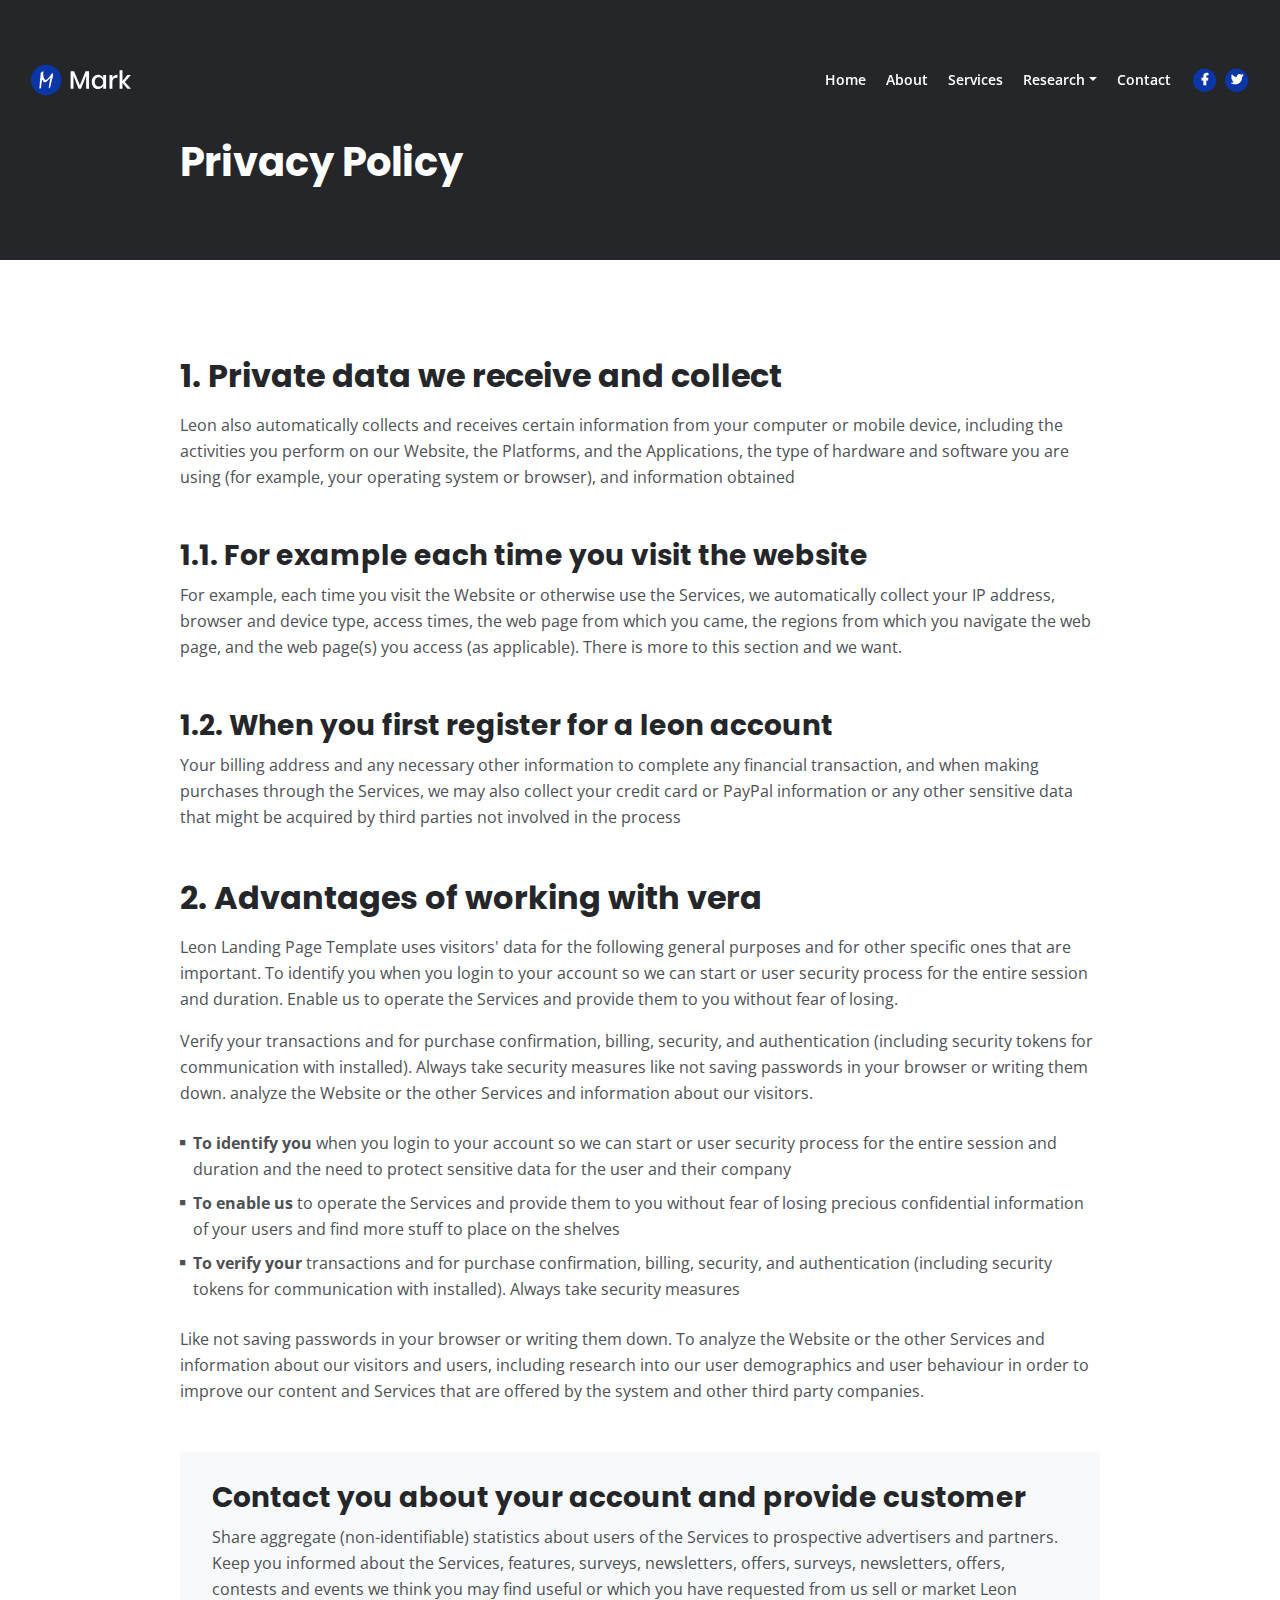
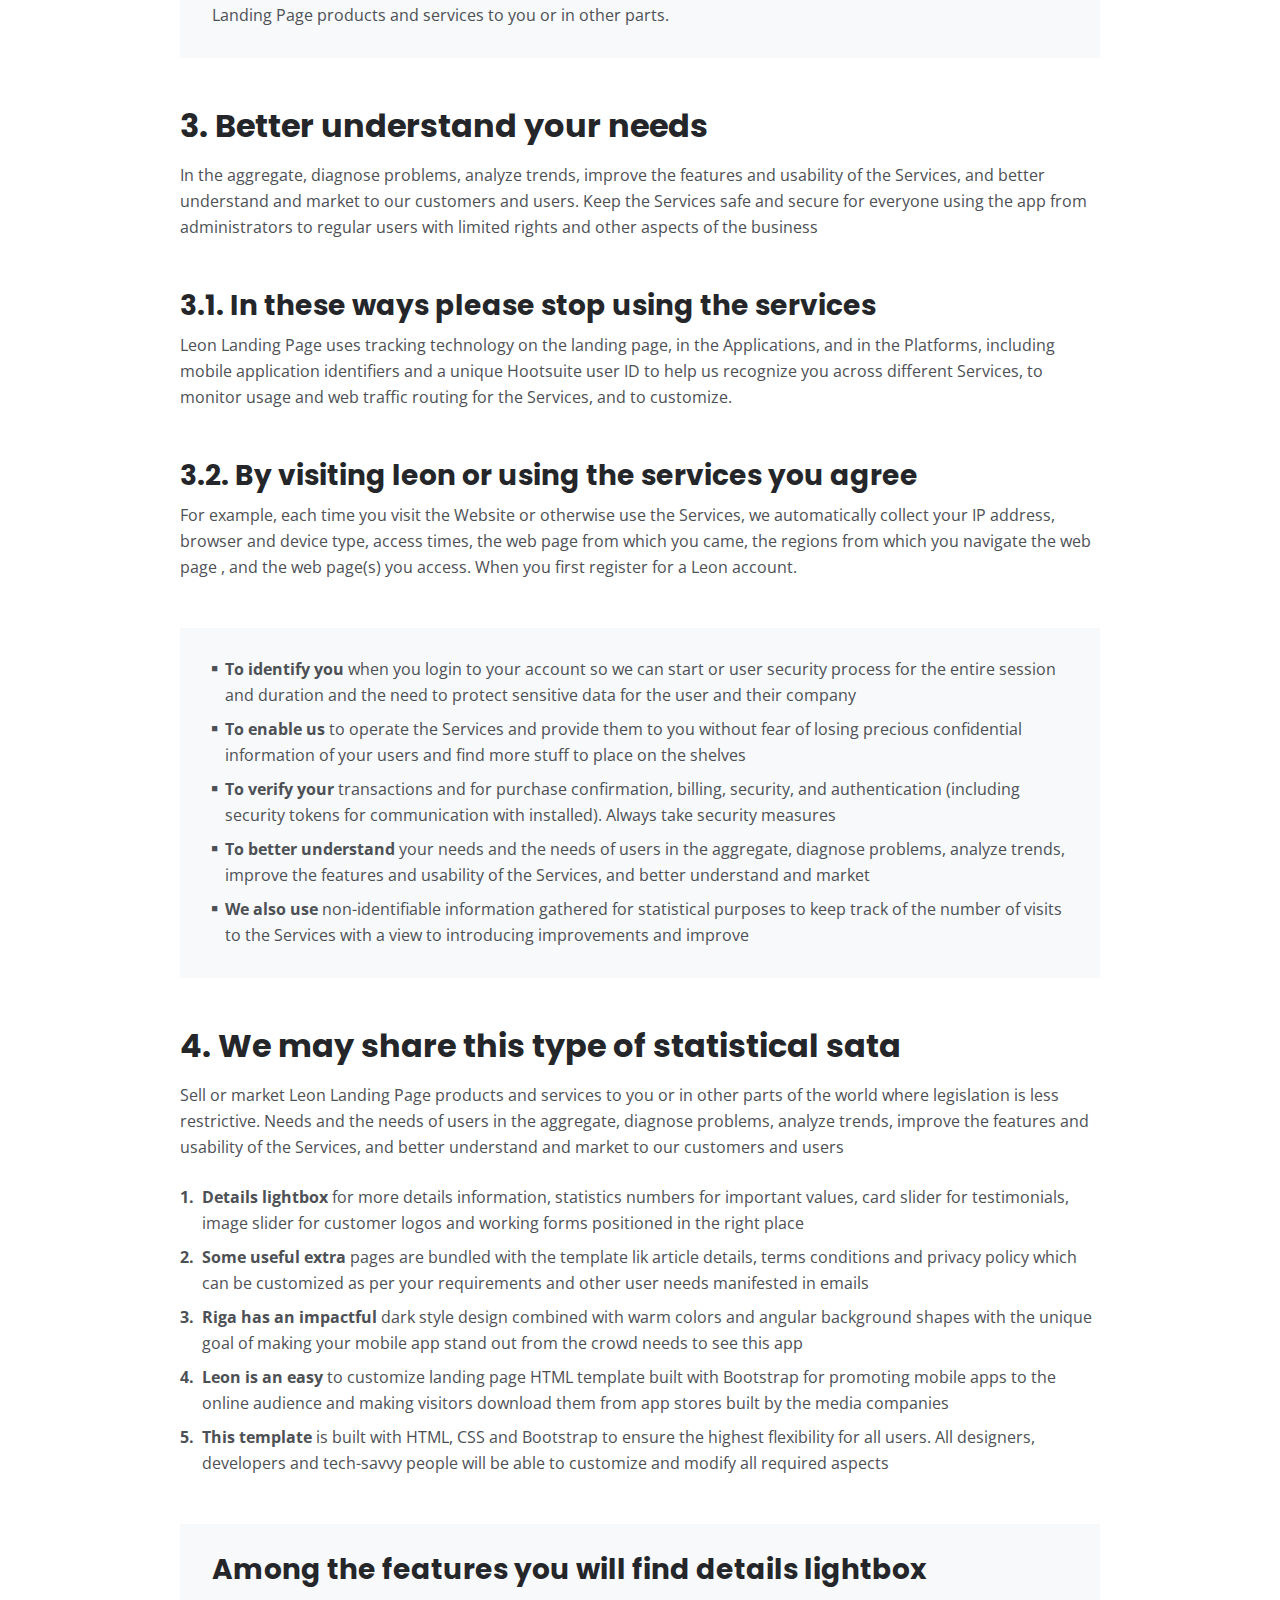
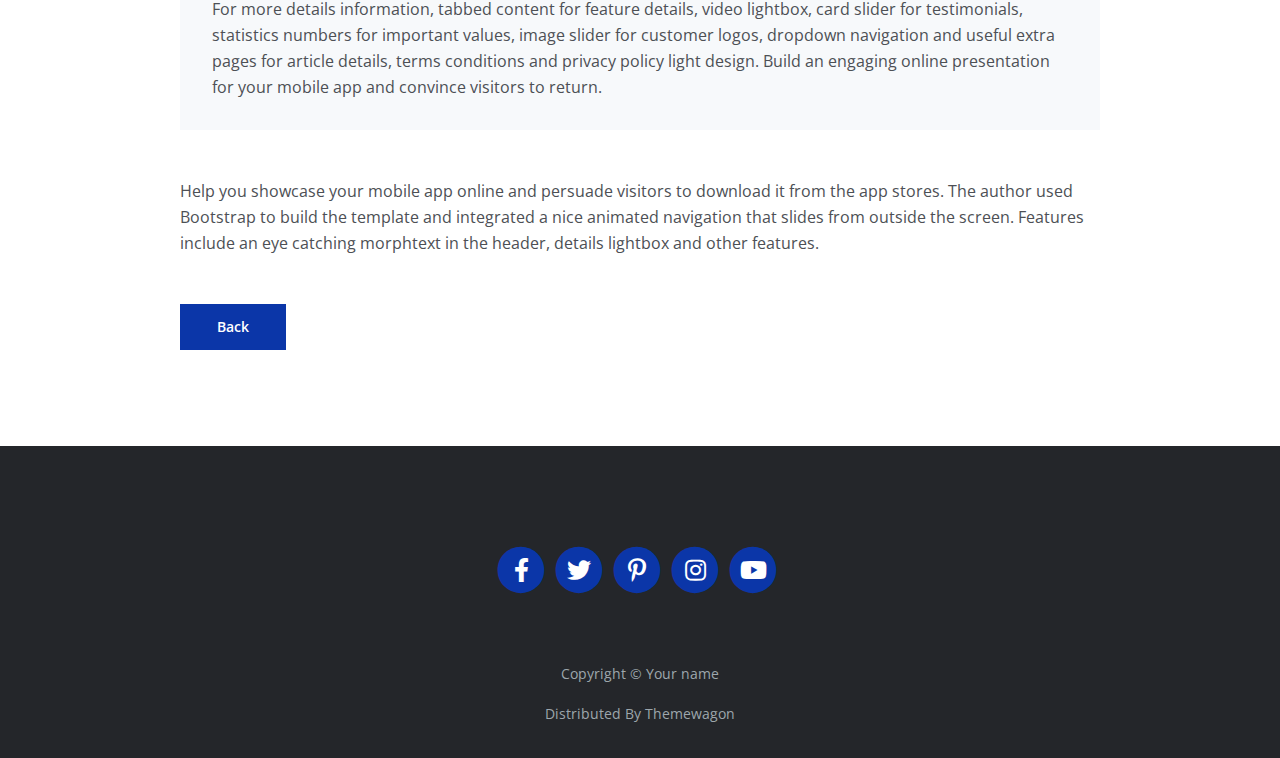
<file: privacy.html>
<!DOCTYPE html>
<html lang="en">
<head>
    <meta charset="utf-8">
    <meta name="viewport" content="width=device-width, initial-scale=1, shrink-to-fit=no">
    
    <!-- SEO Meta Tags -->
    <meta name="description" content="Your description">
    <meta name="author" content="Your name">

    <!-- OG Meta Tags to improve the way the post looks when you share the page on Facebook, Twitter, LinkedIn -->
	<meta property="og:site_name" content="" /> <!-- website name -->
	<meta property="og:site" content="" /> <!-- website link -->
	<meta property="og:title" content=""/> <!-- title shown in the actual shared post -->
	<meta property="og:description" content="" /> <!-- description shown in the actual shared post -->
	<meta property="og:image" content="" /> <!-- image link, make sure it's jpg -->
	<meta property="og:url" content="" /> <!-- where do you want your post to link to -->
	<meta name="twitter:card" content="summary_large_image"> <!-- to have large image post format in Twitter -->

    <!-- Webpage Title -->
    <title>Privacy Policy - Mark</title>
    
    <!-- Styles -->
    <link rel="preconnect" href="https://fonts.gstatic.com">
    <link href="https://fonts.googleapis.com/css2?family=Open+Sans:ital,wght@0,400;0,600;0,700;1,400&family=Poppins:wght@600&display=swap" rel="stylesheet">
    <link href="css/bootstrap.css" rel="stylesheet">
    <link href="css/fontawesome-all.css" rel="stylesheet">
	<link href="css/styles.css" rel="stylesheet">
	
	<!-- Favicon  -->
    <link rel="icon" href="images/favicon.png">
</head>
<body data-spy="scroll" data-target=".fixed-top">
    
    <!-- Navigation -->
    <nav class="navbar navbar-expand-lg fixed-top navbar-dark">
        <div class="container">
            
            <!-- Image Logo -->
            <a class="navbar-brand logo-image" href="index.html"><img src="images/logo.svg" alt="alternative"></a>  

            <!-- Text Logo - Use this if you don't have a graphic logo -->
            <!-- <a class="navbar-brand logo-text page-scroll" href="index.html">Mark</a> -->

            <button class="navbar-toggler p-0 border-0" type="button" data-toggle="offcanvas">
                <span class="navbar-toggler-icon"></span>
            </button>

            <div class="navbar-collapse offcanvas-collapse" id="navbarsExampleDefault">
                <ul class="navbar-nav ml-auto">
                    <li class="nav-item">
                        <a class="nav-link page-scroll" href="index.html#header">Home <span class="sr-only">(current)</span></a>
                    </li>
                    <li class="nav-item">
                        <a class="nav-link page-scroll" href="index.html#about">About</a>
                    </li>
                    <li class="nav-item">
                        <a class="nav-link page-scroll" href="index.html#services">Services</a>
                    </li>
                    <li class="nav-item dropdown">
                        <a class="nav-link dropdown-toggle" href="#" id="dropdown01" data-bs-toggle="dropdown" aria-haspopup="true" aria-expanded="false">Research</a>
                        <div class="dropdown-menu" aria-labelledby="dropdown01">
                            <a class="dropdown-item page-scroll" href="project.html">Publication</a>
                            <div class="dropdown-divider"></div>
                            <a class="dropdown-item page-scroll" href="terms.html">Patent</a>
                            <div class="dropdown-divider"></div>
                            <a class="dropdown-item page-scroll" href="privacy.html">Ongoing project</a>
                        </div>
                    </li>
                    <li class="nav-item">
                        <a class="nav-link page-scroll" href="index.html#contact">Contact</a>
                    </li>
                </ul>
                <span class="nav-item social-icons">
                    <span class="fa-stack">
                        <a href="#your-link">
                            <i class="fas fa-circle fa-stack-2x"></i>
                            <i class="fab fa-facebook-f fa-stack-1x"></i>
                        </a>
                    </span>
                    <span class="fa-stack">
                        <a href="#your-link">
                            <i class="fas fa-circle fa-stack-2x"></i>
                            <i class="fab fa-twitter fa-stack-1x"></i>
                        </a>
                    </span>
                </span>
            </div> <!-- end of navbar-collapse -->
        </div> <!-- end of container -->
    </nav> <!-- end of navbar -->
    <!-- end of navigation -->


    <!-- Header -->
    <header class="ex-header">
        <div class="container">
            <div class="row">
                <div class="col-xl-10 offset-xl-1">
                    <h1>Privacy Policy</h1>
                </div> <!-- end of col -->
            </div> <!-- end of row -->
        </div> <!-- end of container -->
    </header> <!-- end of ex-header -->
    <!-- end of header -->


    <!-- Basic -->
    <div class="ex-basic-1 pt-5 pb-5">
        <div class="container">
            <div class="row">
                <div class="col-xl-10 offset-xl-1">
                    <h2 class="mt-5 mb-3">1. Private data we receive and collect</h2>
                    <p class="mb-5">Leon also automatically collects and receives certain information from your computer or mobile device, including the activities you perform on our Website, the Platforms, and the Applications, the type of hardware and software you are using (for example, your operating system or browser), and information obtained</p>
                    <h3>1.1. For example each time you visit the website</h3>
                    <p class="mb-5">For example, each time you visit the Website or otherwise use the Services, we automatically collect your IP address, browser and device type, access times, the web page from which you came, the regions from which you navigate the web page, and the web page(s) you access (as applicable). There is more to this section and we want.</p>
                    <h3>1.2. When you first register for a leon account</h3>
                    <p class="mb-5">Your billing address and any necessary other information to complete any financial transaction, and when making purchases through the Services, we may also collect your credit card or PayPal information or any other sensitive data that might be acquired by third parties not involved in the process</p>
                    
                    <h2 class="mb-3">2. Advantages of working with vera</h2>
                    <p>Leon Landing Page Template uses visitors' data for the following general purposes and for other specific ones that are important. To identify you when you login to your account so we can start or user security process for the entire session and duration. Enable us to operate the Services and provide them to you without fear of losing.</p>
                    <p class="mb-4">Verify your transactions and for purchase confirmation, billing, security, and authentication (including security tokens for communication with installed). Always take security measures like not saving passwords in your browser or writing them down. analyze the Website or the other Services and information about our visitors.</p>
                    <ul class="list-unstyled li-space-lg mb-4">
                        <li class="media">
                            <i class="fas fa-square"></i>
                            <div class="media-body"><strong>To identify you</strong> when you login to your account so we can start or user security process for the entire session and duration and the need to protect sensitive data for the user and their company</div>
                        </li>
                        <li class="media">
                            <i class="fas fa-square"></i>
                            <div class="media-body"><strong>To enable us</strong> to operate the Services and provide them to you without fear of losing precious confidential information of your users and find more stuff to place on the shelves</div>
                        </li>
                        <li class="media">
                            <i class="fas fa-square"></i>
                            <div class="media-body"><strong>To verify your</strong> transactions and for purchase confirmation, billing, security, and authentication (including security tokens for communication with installed). Always take security measures</div>
                        </li>
                    </ul>
                    <p class="mb-5">Like not saving passwords in your browser or writing them down. To analyze the Website or the other Services and information about our visitors and users, including research into our user demographics and user behaviour in order to improve our content and Services that are offered by the system and other third party companies.</p>
                    <div class="text-box mb-5">
                        <h3>Contact you about your account and provide customer</h3>
                        <p>Share aggregate (non-identifiable) statistics about users of the Services to prospective advertisers and partners. Keep you informed about the Services, features, surveys, newsletters, offers, surveys, newsletters, offers, contests and events we think you may find useful or which you have requested from us sell or market Leon Landing Page products and services to you or in other parts.</p>
                    </div> <!-- end of text-box -->
                    
                    <h2 class="mb-3">3. Better understand your needs</h2>
                    <p class="mb-5"> In the aggregate, diagnose problems, analyze trends, improve the features and usability of the Services, and better understand and market to our customers and users. Keep the Services safe and secure for everyone using the app from administrators to regular users with limited rights and other aspects of the business</p>
                    <h3>3.1. In these ways please stop using the services</h3>
                    <p class="mb-5">Leon Landing Page uses tracking technology on the landing page, in the Applications, and in the Platforms, including mobile application identifiers and a unique Hootsuite user ID to help us recognize you across different Services, to monitor usage and web traffic routing for the Services, and to customize.</p>
                    <h3>3.2. By visiting leon or using the services you agree</h3>
                    <p class="mb-5">For example, each time you visit the Website or otherwise use the Services, we automatically collect your IP address, browser and device type, access times, the web page from which you came, the regions from which you navigate the web page , and the web page(s) you access. When you first register for a Leon account.</p>
                    <div class="text-box mb-5">
                        <ul class="list-unstyled li-space-lg">
                            <li class="media">
                                <i class="fas fa-square"></i>
                                <div class="media-body"><strong>To identify you</strong> when you login to your account so we can start or user security process for the entire session and duration and the need to protect sensitive data for the user and their company</div>
                            </li>
                            <li class="media">
                                <i class="fas fa-square"></i>
                                <div class="media-body"><strong>To enable us</strong> to operate the Services and provide them to you without fear of losing precious confidential information of your users and find more stuff to place on the shelves</div>
                            </li>
                            <li class="media">
                                <i class="fas fa-square"></i>
                                <div class="media-body"><strong>To verify your</strong> transactions and for purchase confirmation, billing, security, and authentication (including security tokens for communication with installed). Always take security measures</div>
                            </li>
                            <li class="media">
                                <i class="fas fa-square"></i>
                                <div class="media-body"><strong>To better understand</strong> your needs and the needs of users in the aggregate, diagnose problems, analyze trends, improve the features and usability of the Services, and better understand and market</div>
                            </li>
                            <li class="media">
                                <i class="fas fa-square"></i>
                                <div class="media-body"><strong>We also use</strong> non-identifiable information gathered for statistical purposes to keep track of the number of visits to the Services with a view to introducing improvements and improve</div>
                            </li>
                        </ul>
                    </div> <!-- end of text-box -->
                    
                    <h2 class="mb-3">4. We may share this type of statistical sata</h2>
                    <p class="mb-4">Sell or market Leon Landing Page products and services to you or in other parts of the world where legislation is less restrictive. Needs and the needs of users in the aggregate, diagnose problems, analyze trends, improve the features and usability of the Services, and better understand and market to our customers and users</p>
                    <ul class="list-unstyled li-space-lg mb-5">
                        <li class="media">
                            <strong>1.</strong>
                            <div class="media-body"><strong>Details lightbox</strong> for more details information, statistics numbers for important values, card slider for testimonials, image slider for customer logos and working forms positioned in the right place</div>
                        </li>
                        <li class="media">
                            <strong>2.</strong>
                            <div class="media-body"><strong>Some useful extra</strong> pages are bundled with the template lik article details, terms conditions and privacy policy which can be customized as per your requirements and other user needs manifested in emails</div>
                        </li>
                        <li class="media">
                            <strong>3.</strong>
                            <div class="media-body"><strong>Riga has an impactful</strong> dark style design combined with warm colors and angular background shapes with the unique goal of making your mobile app stand out from the crowd needs to see this app</div>
                        </li>
                        <li class="media">
                            <strong>4.</strong>
                            <div class="media-body"><strong>Leon is an easy</strong> to customize landing page HTML template built with Bootstrap for promoting mobile apps to the online audience and making visitors download them from app stores built by the media companies</div>
                        </li>
                        <li class="media">
                            <strong>5.</strong>
                            <div class="media-body"><strong>This template</strong> is built with HTML, CSS and Bootstrap to ensure the highest flexibility for all users. All designers, developers and tech-savvy people will be able to customize and modify all required aspects</div>
                        </li>
                    </ul>
                    
                    <div class="text-box mb-5">
                        <h3>Among the features you will find details lightbox</h3>
                        <p>For more details information, tabbed content for feature details, video lightbox, card slider for testimonials, statistics numbers for important values, image slider for customer logos, dropdown navigation and useful extra pages for article details, terms conditions and privacy policy light design. Build an engaging online presentation for your mobile app and convince visitors to return.</p>
                    </div> <!-- end of text-box -->
                    <p class="mb-5">Help you showcase your mobile app online and persuade visitors to download it from the app stores. The author used Bootstrap to build the template and integrated a nice animated navigation that slides from outside the screen. Features include an eye catching morphtext in the header, details lightbox and other features.</p>
                    
                    <a class="btn-solid-reg mb-5" href="index.html">Back</a>
                </div> <!-- end of col -->
            </div> <!-- end of row -->
        </div> <!-- end of container -->
    </div> <!-- end of ex-basic-1 -->
    <!-- end of basic -->


    <!-- Footer -->
    <div class="footer bg-gray">
        <div class="container">
            <div class="row">
                <div class="col-lg-12">
                    <div class="social-container">
                        <span class="fa-stack">
                            <a href="#your-link">
                                <i class="fas fa-circle fa-stack-2x"></i>
                                <i class="fab fa-facebook-f fa-stack-1x"></i>
                            </a>
                        </span>
                        <span class="fa-stack">
                            <a href="#your-link">
                                <i class="fas fa-circle fa-stack-2x"></i>
                                <i class="fab fa-twitter fa-stack-1x"></i>
                            </a>
                        </span>
                        <span class="fa-stack">
                            <a href="#your-link">
                                <i class="fas fa-circle fa-stack-2x"></i>
                                <i class="fab fa-pinterest-p fa-stack-1x"></i>
                            </a>
                        </span>
                        <span class="fa-stack">
                            <a href="#your-link">
                                <i class="fas fa-circle fa-stack-2x"></i>
                                <i class="fab fa-instagram fa-stack-1x"></i>
                            </a>
                        </span>
                        <span class="fa-stack">
                            <a href="#your-link">
                                <i class="fas fa-circle fa-stack-2x"></i>
                                <i class="fab fa-youtube fa-stack-1x"></i>
                            </a>
                        </span>
                    </div> <!-- end of social-container -->
                </div> <!-- end of col -->
            </div> <!-- end of row -->
        </div> <!-- end of container -->
    </div> <!-- end of footer -->  
    <!-- end of footer -->


    <!-- Copyright -->
    <div class="copyright bg-gray">
        <div class="container">
            <div class="row">
                <div class="col-lg-12">
                    <p class="p-small">Copyright © <a class="no-line" href="#your-link">Your name</a></p>
                </div> <!-- end of col -->
            </div> <!-- enf of row -->
        </div> <!-- end of container -->

        <div class="container">
            <div class="row">
                <div class="col-lg-12">
                    <p class="p-small">Distributed By <a class="no-line" href="https://themewagon.com/">Themewagon</a></p>
                </div> <!-- end of col -->
            </div> <!-- enf of row -->
        </div> <!-- end of container -->
    </div> <!-- end of copyright --> 
    <!-- end of copyright -->
    
    	
    <!-- Scripts -->
    <script src="js/jquery.min.js"></script> <!-- jQuery for Bootstrap's JavaScript plugins -->
    <script src="js/bootstrap.min.js"></script> <!-- Bootstrap framework -->
    <script src="js/jquery.easing.min.js"></script> <!-- jQuery Easing for smooth scrolling between anchors -->
    <script src="js/scripts.js"></script> <!-- Custom scripts -->
    <script src="https://cdn.jsdelivr.net/npm/bootstrap@5.3.0/dist/js/bootstrap.bundle.min.js"></script>
    <script>
      var myTab = new bootstrap.Tab(document.querySelector('#contact-tab'));
      myTab.show();
    </script>
    <script src="https://cdn.jsdelivr.net/npm/bootstrap@5.3.0/dist/js/bootstrap.bundle.min.js"></script>
</body>
</html>
</file>
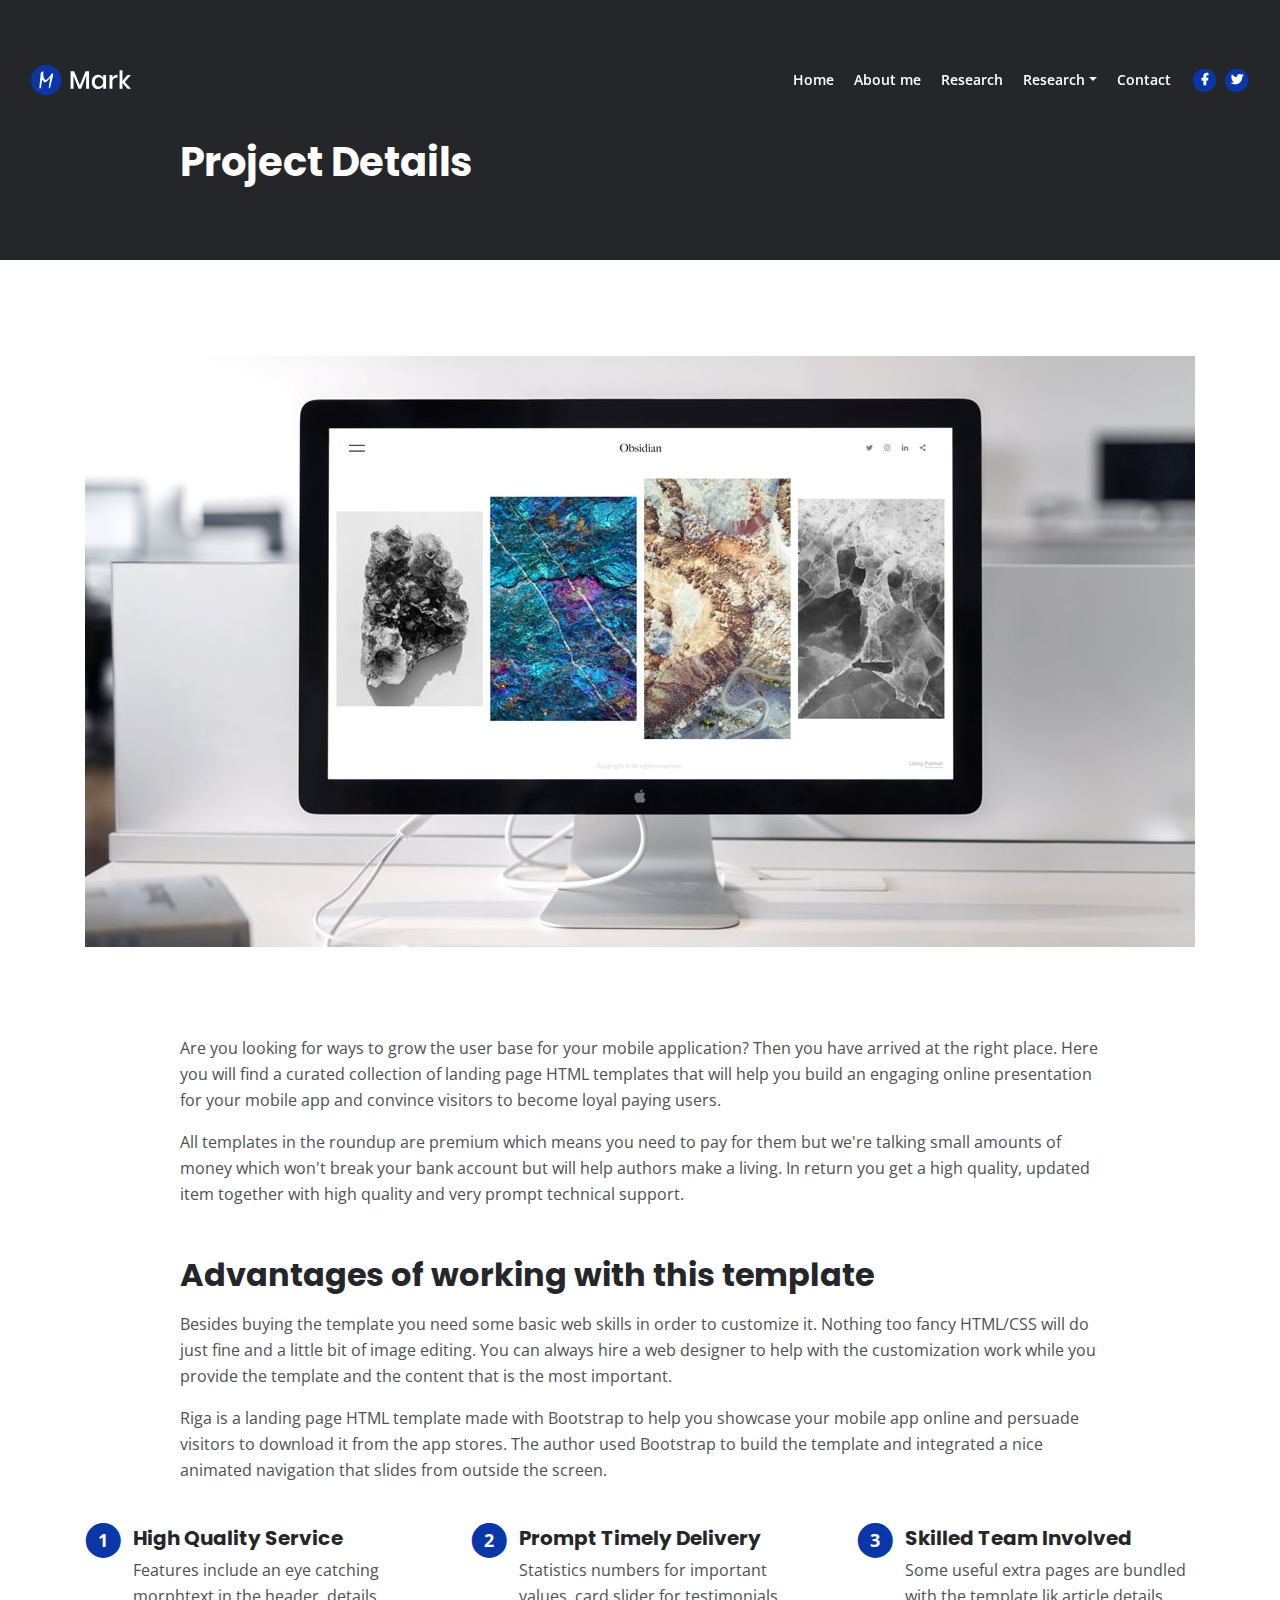
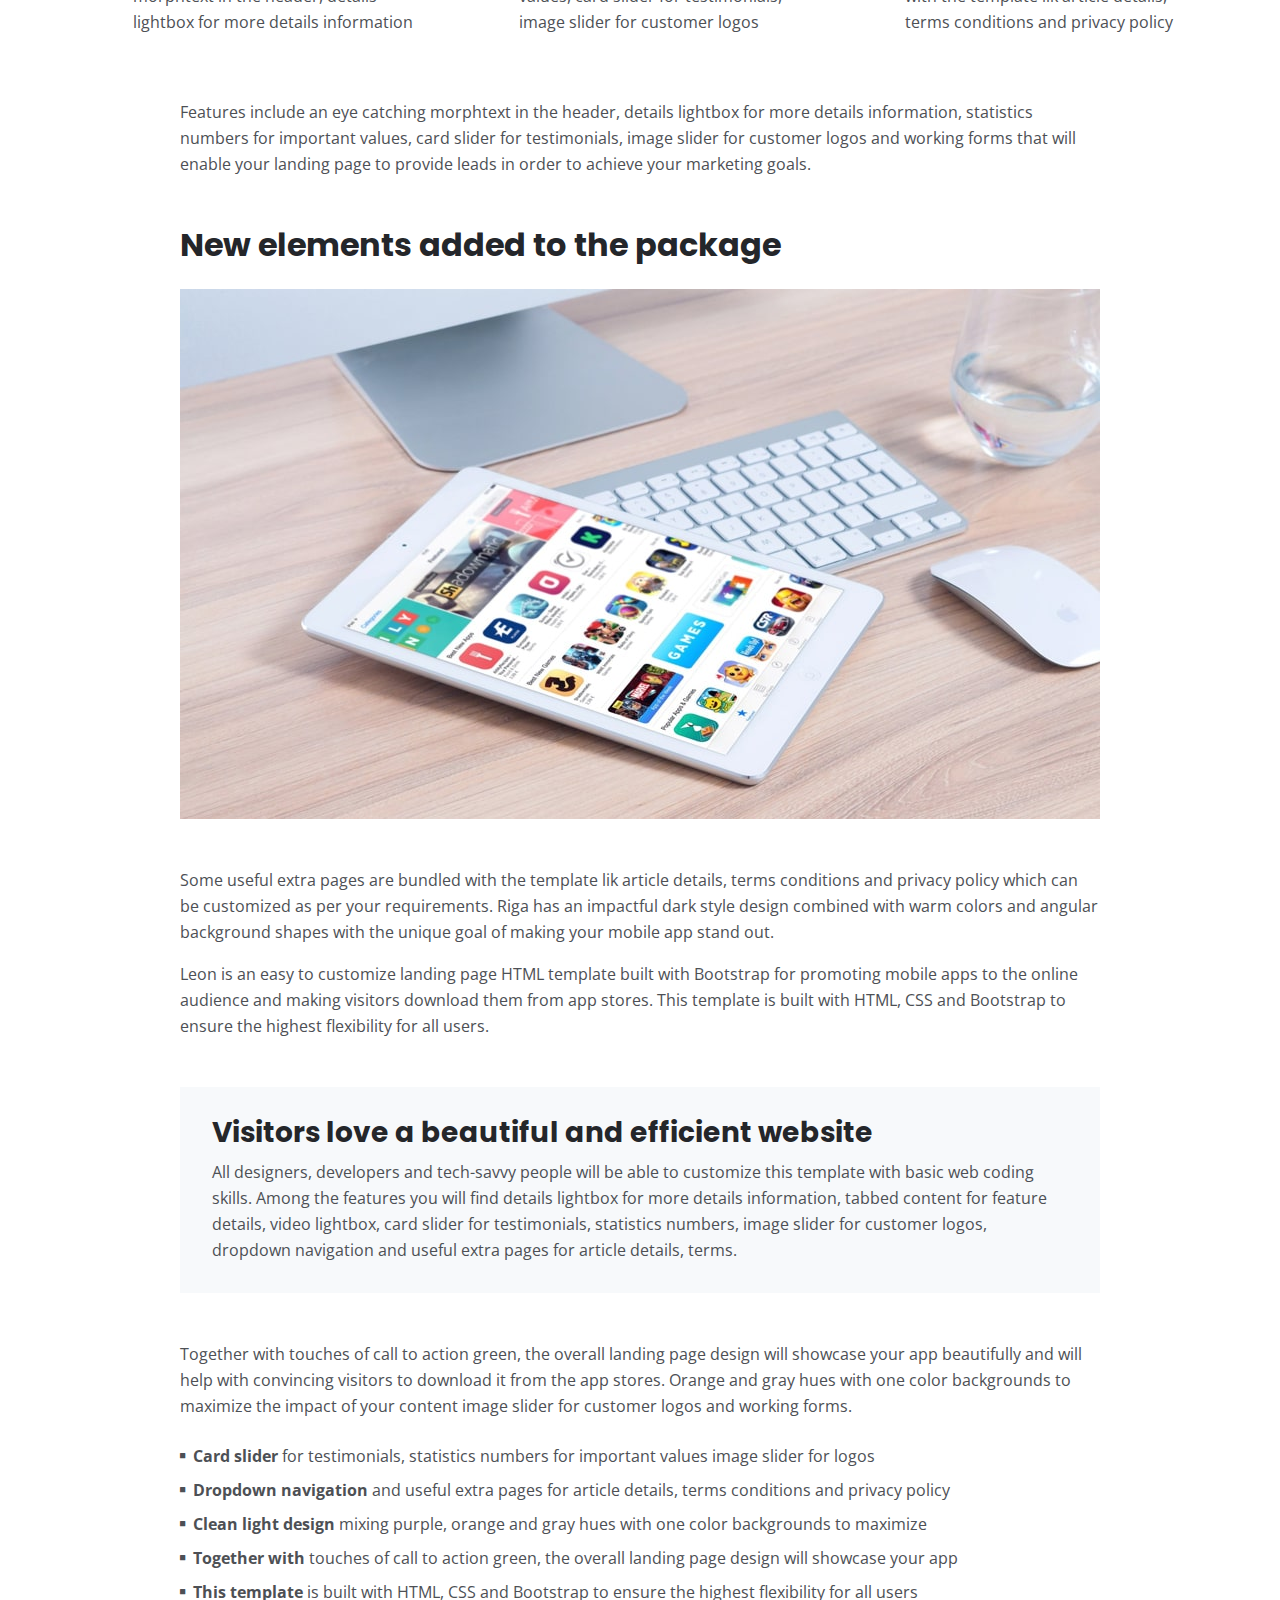
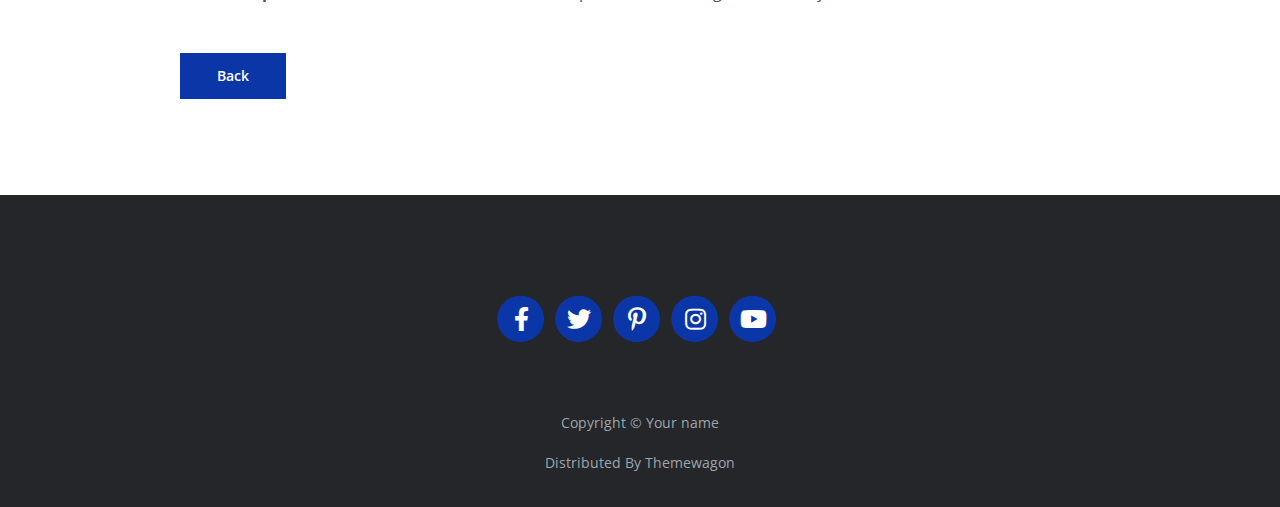
<file: project.html>
<!DOCTYPE html>
<html lang="en">
<head>
    <meta charset="utf-8">
    <meta name="viewport" content="width=device-width, initial-scale=1, shrink-to-fit=no">
    
    <!-- SEO Meta Tags -->
    <meta name="description" content="Your description">
    <meta name="author" content="Your name">

    <!-- OG Meta Tags to improve the way the post looks when you share the page on Facebook, Twitter, LinkedIn -->
	<meta property="og:site_name" content="" /> <!-- website name -->
	<meta property="og:site" content="" /> <!-- website link -->
	<meta property="og:title" content=""/> <!-- title shown in the actual shared post -->
	<meta property="og:description" content="" /> <!-- description shown in the actual shared post -->
	<meta property="og:image" content="" /> <!-- image link, make sure it's jpg -->
	<meta property="og:url" content="" /> <!-- where do you want your post to link to -->
	<meta name="twitter:card" content="summary_large_image"> <!-- to have large image post format in Twitter -->

    <!-- Webpage Title -->
    <title>Project Details - Mark</title>
    
    <!-- Styles -->
    <link rel="preconnect" href="https://fonts.gstatic.com">
    <link href="https://fonts.googleapis.com/css2?family=Open+Sans:ital,wght@0,400;0,600;0,700;1,400&family=Poppins:wght@600&display=swap" rel="stylesheet">
    <link href="css/bootstrap.css" rel="stylesheet">
    <link href="css/fontawesome-all.css" rel="stylesheet">
	<link href="css/styles.css" rel="stylesheet">
	
	<!-- Favicon  -->
    <link rel="icon" href="images/favicon.png">
</head>
<body data-spy="scroll" data-target=".fixed-top">
    
    <!-- Navigation -->
    <nav class="navbar navbar-expand-lg fixed-top navbar-dark">
        <div class="container">
            
            <!-- Image Logo -->
            <a class="navbar-brand logo-image" href="index.html"><img src="images/logo.svg" alt="alternative"></a>  

            <!-- Text Logo - Use this if you don't have a graphic logo -->
            <!-- <a class="navbar-brand logo-text page-scroll" href="index.html">Mark</a> -->

            <button class="navbar-toggler p-0 border-0" type="button" data-toggle="offcanvas">
                <span class="navbar-toggler-icon"></span>
            </button>

            <div class="navbar-collapse offcanvas-collapse" id="navbarsExampleDefault">
                <ul class="navbar-nav ml-auto">
                    <li class="nav-item">
                        <a class="nav-link page-scroll" href="index.html#header">Home <span class="sr-only">(current)</span></a>
                    </li>
                    <li class="nav-item">
                        <a class="nav-link page-scroll" href="index.html#about">About me</a>
                    </li>
                    <li class="nav-item">
                        <a class="nav-link page-scroll" href="index.html#services">Research</a>
                    </li>
                    <li class="nav-item dropdown">
                        <a class="nav-link dropdown-toggle" href="#" id="dropdown01" data-bs-toggle="dropdown" aria-haspopup="true" aria-expanded="false">Research</a>
                        <div class="dropdown-menu" aria-labelledby="dropdown01">
                            <a class="dropdown-item page-scroll" href="project.html">Publication</a>
                            <div class="dropdown-divider"></div>
                            <a class="dropdown-item page-scroll" href="terms.html">Patent</a>
                            <div class="dropdown-divider"></div>
                            <a class="dropdown-item page-scroll" href="privacy.html">Ongoing project</a>
                        </div>
                    </li>
                    <li class="nav-item">
                        <a class="nav-link page-scroll" href="index.html#contact">Contact</a>
                    </li>
                </ul>
                <span class="nav-item social-icons">
                    <span class="fa-stack">
                        <a href="#your-link">
                            <i class="fas fa-circle fa-stack-2x"></i>
                            <i class="fab fa-facebook-f fa-stack-1x"></i>
                        </a>
                    </span>
                    <span class="fa-stack">
                        <a href="#your-link">
                            <i class="fas fa-circle fa-stack-2x"></i>
                            <i class="fab fa-twitter fa-stack-1x"></i>
                        </a>
                    </span>
                </span>
            </div> <!-- end of navbar-collapse -->
        </div> <!-- end of container -->
    </nav> <!-- end of navbar -->
    <!-- end of navigation -->


    <!-- Header -->
    <header class="ex-header">
        <div class="container">
            <div class="row">
                <div class="col-xl-10 offset-xl-1">
                    <h1>Project Details</h1>
                </div> <!-- end of col -->
            </div> <!-- end of row -->
        </div> <!-- end of container -->
    </header> <!-- end of ex-header -->
    <!-- end of header -->


    <!-- Basic -->
    <div class="ex-basic-1 pt-5 pb-5">
        <div class="container">
            <div class="row">
                <div class="col-lg-12">
                    <img class="img-fluid mt-5 mb-3" src="images/project-details-large.jpg" alt="alternative">
                </div> <!-- end of col -->
            </div> <!-- end of row -->
        </div> <!-- end of container -->
    </div> <!-- end of ex-basic-1 -->
    <!-- end of basic -->


    <!-- Basic -->
    <div class="ex-basic-1 pt-4">
        <div class="container">
            <div class="row">
                <div class="col-xl-10 offset-xl-1">
                    <p>Are you looking for ways to grow the user base for your mobile application? Then you have arrived at the right place. Here you will find a curated collection of landing page HTML templates that will help you build an engaging online presentation for your mobile app and convince visitors to become loyal paying users.</p>
                    <p class="mb-5">All templates in the roundup are premium which means you need to pay for them but we're talking small amounts of money which won't break your bank account but will help authors make a living. In return you get a high quality, updated item together with high quality and very prompt technical support.</p>

                    <h2 class="mb-3">Advantages of working with this template</h2>
                    <p>Besides buying the template you need some basic web skills in order to customize it. Nothing too fancy HTML/CSS will do just fine and a little bit of image editing. You can always hire a web designer to help with the customization work while you provide the template and the content that is the most important.</p>
                    <p class="mb-4">Riga is a landing page HTML template made with Bootstrap to help you showcase your mobile app online and persuade visitors to download it from the app stores. The author used Bootstrap to build the template and integrated a nice animated navigation that slides from outside the screen.</p>
                </div> <!-- end of col -->
            </div> <!-- end of row -->
        </div> <!-- end of container -->
    </div> <!-- end of ex-basic-1 -->
    <!-- end of basic -->


    <!-- Cards -->
    <div class="ex-cards-1 pt-3 pb-3">
        <div class="container">
            <div class="row">
                <div class="col-lg-12">
                    
                    <!-- Card -->
                    <div class="card">
                        <ul class="list-unstyled">
                            <li class="media">
                                <span class="fa-stack">
                                    <span class="fas fa-circle fa-stack-2x"></span>
                                    <span class="fa-stack-1x">1</span>
                                </span>
                                <div class="media-body">
                                    <h5>High Quality Service</h5>
                                    <p>Features include an eye catching morphtext in the header, details lightbox for more details information</p>
                                </div>
                            </li>
                        </ul>
                    </div> <!-- end of card -->
                    <!-- end of card -->

                    <!-- Card -->
                    <div class="card">
                        <ul class="list-unstyled">
                            <li class="media">
                                <span class="fa-stack">
                                    <span class="fas fa-circle fa-stack-2x"></span>
                                    <span class="fa-stack-1x">2</span>
                                </span>
                                <div class="media-body">
                                    <h5>Prompt Timely Delivery</h5>
                                    <p>Statistics numbers for important values, card slider for testimonials, image slider for customer logos</p>
                                </div>
                            </li>
                        </ul>
                    </div> <!-- end of card -->
                    <!-- end of card -->

                    <!-- Card -->
                    <div class="card">
                        <ul class="list-unstyled">
                            <li class="media">
                                <span class="fa-stack">
                                    <span class="fas fa-circle fa-stack-2x"></span>
                                    <span class="fa-stack-1x">3</span>
                                </span>
                                <div class="media-body">
                                    <h5>Skilled Team Involved</h5>
                                    <p>Some useful extra pages are bundled with the template lik article details, terms conditions and privacy policy</p>
                                </div>
                            </li>
                        </ul>
                    </div> <!-- end of card -->
                    <!-- end of card -->

                </div> <!-- end of col -->   
            </div> <!-- end of row -->   
        </div> <!-- end of container -->   
    </div> <!-- end of ex-cards-1 -->
    <!-- end of cards -->


    <!-- Basic -->
    <div class="ex-basic-1 pt-3 pb-5">
        <div class="container">
            <div class="row">
                <div class="col-xl-10 offset-xl-1">
                    <p class="mb-5">Features include an eye catching morphtext in the header, details lightbox for more details information, statistics numbers for important values, card slider for testimonials, image slider for customer logos and working forms that will enable your landing page to provide leads in order to achieve your marketing goals.</p>
                    
                    <h2 class="mb-4">New elements added to the package</h2>
                    <img class="img-fluid mb-5" src="images/project-details-small.jpg" alt="alternative">
                    <p>Some useful extra pages are bundled with the template lik article details, terms conditions and privacy policy which can be customized as per your requirements. Riga has an impactful dark style design combined with warm colors and angular background shapes with the unique goal of making your mobile app stand out.</p>
                    <p class="mb-5">Leon is an easy to customize landing page HTML template built with Bootstrap for promoting mobile apps to the online audience and making visitors download them from app stores. This template is built with HTML, CSS and Bootstrap to ensure the highest flexibility for all users.</p>
                    <div class="text-box mb-5">
                        <h3>Visitors love a beautiful and efficient website</h3>
                        <p>All designers, developers and tech-savvy people will be able to customize this template with basic web coding skills. Among the features you will find details lightbox for more details information, tabbed content for feature details, video lightbox, card slider for testimonials, statistics numbers, image slider for customer logos, dropdown navigation and useful extra pages for article details, terms.</p>
                    </div> <!-- end of text-box -->
                    <p class="mb-4">Together with touches of call to action green, the overall landing page design will showcase your app beautifully and will help with convincing visitors to download it from the app stores. Orange and gray hues with one color backgrounds to maximize the impact of your content image slider for customer logos and working forms.</p>
                    <ul class="list-unstyled li-space-lg mb-5">
                        <li class="media">
                            <i class="fas fa-square"></i>
                            <div class="media-body"><strong>Card slider</strong> for testimonials, statistics numbers for important values image slider for logos</div>
                        </li>
                        <li class="media">
                            <i class="fas fa-square"></i>
                            <div class="media-body"><strong>Dropdown navigation</strong> and useful extra pages for article details, terms conditions and privacy policy</div>
                        </li>
                        <li class="media">
                            <i class="fas fa-square"></i>
                            <div class="media-body"><strong>Clean light design</strong> mixing purple, orange and gray hues with one color backgrounds to maximize</div>
                        </li>
                        <li class="media">
                            <i class="fas fa-square"></i>
                            <div class="media-body"><strong>Together with</strong> touches of call to action green, the overall landing page design will showcase your app</div>
                        </li>
                        <li class="media">
                            <i class="fas fa-square"></i>
                            <div class="media-body"><strong>This template</strong> is built with HTML, CSS and Bootstrap to ensure the highest flexibility for all users</div>
                        </li>
                    </ul>

                    <a class="btn-solid-reg mb-5" href="index.html">Back</a>
                </div> <!-- end of col -->
            </div> <!-- end of row -->
        </div> <!-- end of container -->
    </div> <!-- end of ex-basic-1 -->
    <!-- end of basic -->


    <!-- Footer -->
    <div class="footer bg-gray">
        <div class="container">
            <div class="row">
                <div class="col-lg-12">
                    <div class="social-container">
                        <span class="fa-stack">
                            <a href="#your-link">
                                <i class="fas fa-circle fa-stack-2x"></i>
                                <i class="fab fa-facebook-f fa-stack-1x"></i>
                            </a>
                        </span>
                        <span class="fa-stack">
                            <a href="#your-link">
                                <i class="fas fa-circle fa-stack-2x"></i>
                                <i class="fab fa-twitter fa-stack-1x"></i>
                            </a>
                        </span>
                        <span class="fa-stack">
                            <a href="#your-link">
                                <i class="fas fa-circle fa-stack-2x"></i>
                                <i class="fab fa-pinterest-p fa-stack-1x"></i>
                            </a>
                        </span>
                        <span class="fa-stack">
                            <a href="#your-link">
                                <i class="fas fa-circle fa-stack-2x"></i>
                                <i class="fab fa-instagram fa-stack-1x"></i>
                            </a>
                        </span>
                        <span class="fa-stack">
                            <a href="#your-link">
                                <i class="fas fa-circle fa-stack-2x"></i>
                                <i class="fab fa-youtube fa-stack-1x"></i>
                            </a>
                        </span>
                    </div> <!-- end of social-container -->
                </div> <!-- end of col -->
            </div> <!-- end of row -->
        </div> <!-- end of container -->
    </div> <!-- end of footer -->  
    <!-- end of footer -->


    <!-- Copyright -->
    <div class="copyright bg-gray">
        <div class="container">
            <div class="row">
                <div class="col-lg-12">
                    <p class="p-small">Copyright © <a class="no-line" href="#your-link">Your name</a></p>
                </div> <!-- end of col -->
            </div> <!-- enf of row -->
        </div> <!-- end of container -->


        <div class="container">
            <div class="row">
                <div class="col-lg-12">
                    <p class="p-small">Distributed By <a class="no-line" href="https://themewagon.com/">Themewagon</a></p>
                </div> <!-- end of col -->
            </div> <!-- enf of row -->
        </div> <!-- end of container -->
    </div> <!-- end of copyright --> 
    <!-- end of copyright -->
    
    	
    <!-- Scripts -->
    <script src="js/jquery.min.js"></script> <!-- jQuery for Bootstrap's JavaScript plugins -->
    <script src="js/bootstrap.min.js"></script> <!-- Bootstrap framework -->
    <script src="js/jquery.easing.min.js"></script> <!-- jQuery Easing for smooth scrolling between anchors -->
    <script src="js/scripts.js"></script> <!-- Custom scripts -->
    <script src="https://cdn.jsdelivr.net/npm/bootstrap@5.3.0/dist/js/bootstrap.bundle.min.js"></script>
    <script>
     var myTab = new bootstrap.Tab(document.querySelector('#contact-tab'));
      myTab.show();
    </script>
    <script src="https://cdn.jsdelivr.net/npm/bootstrap@5.3.0/dist/js/bootstrap.bundle.min.js"></script>
</body>
</html>
</file>
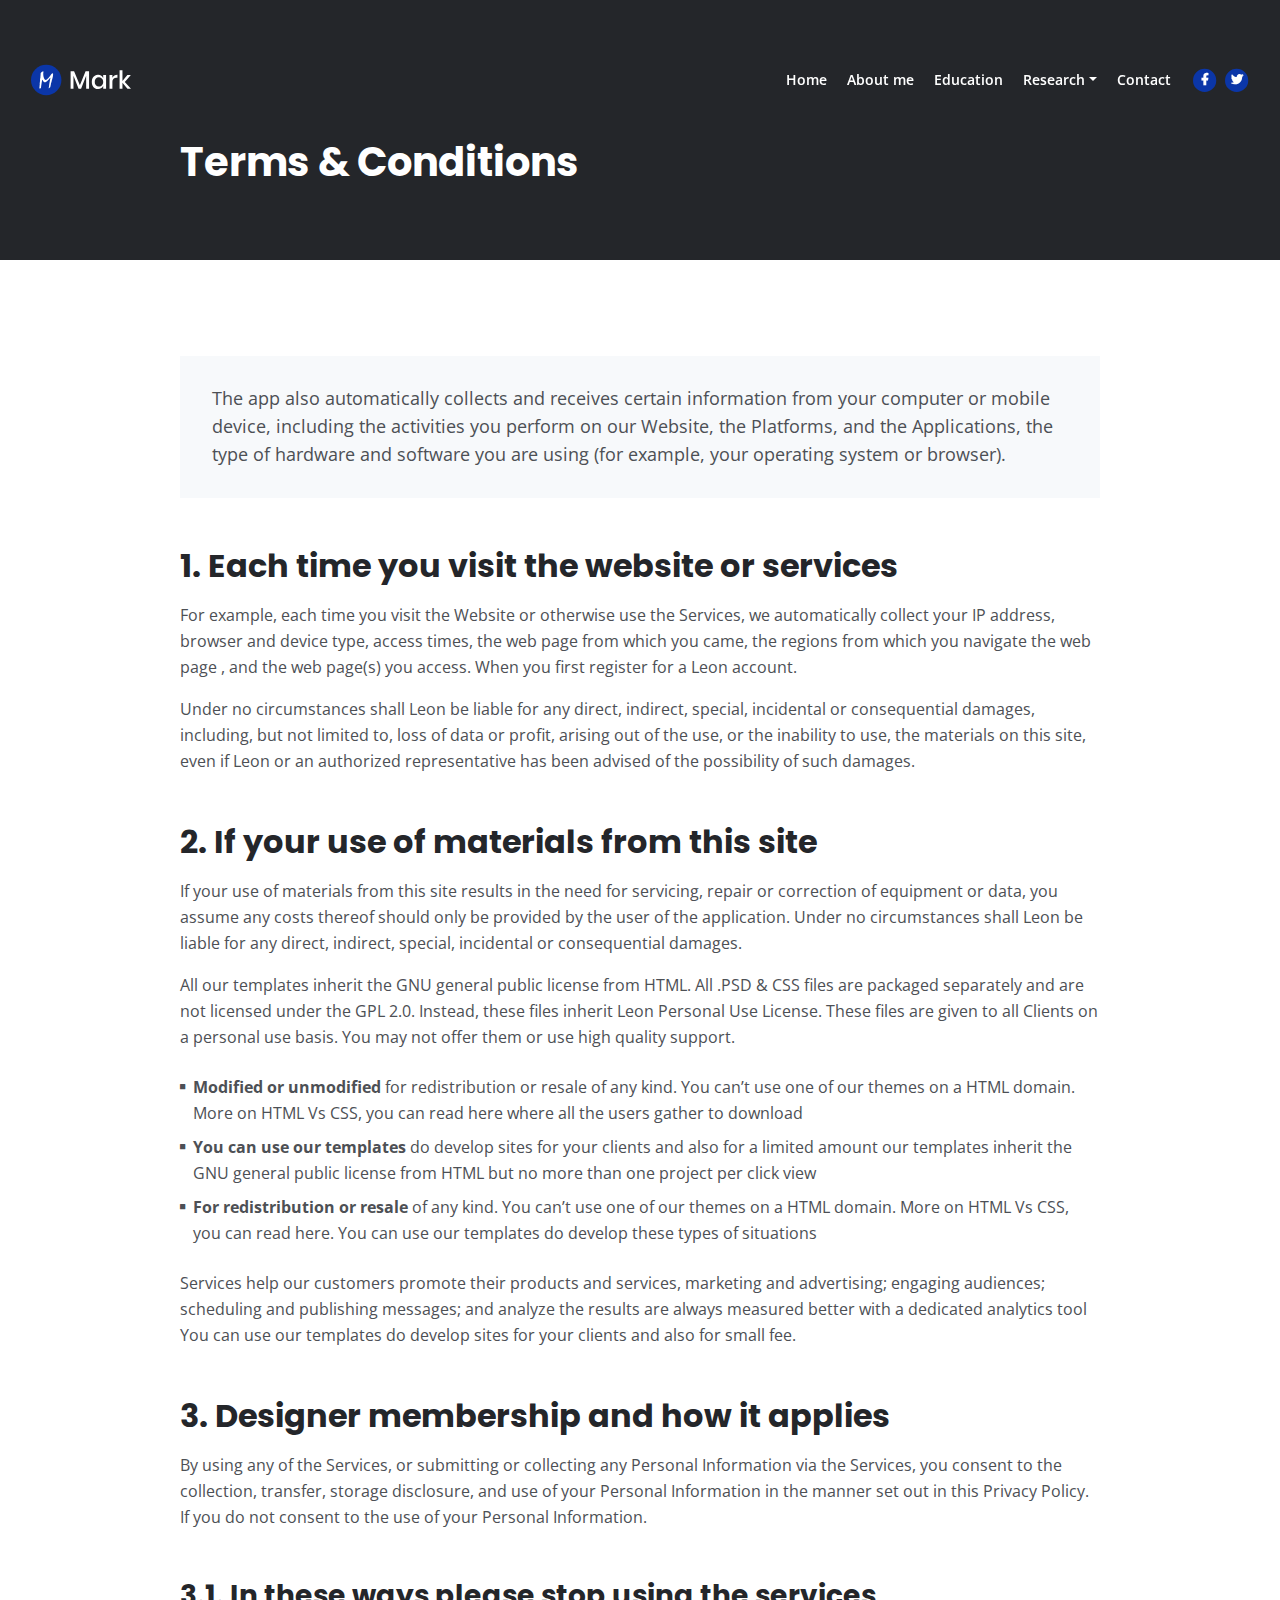
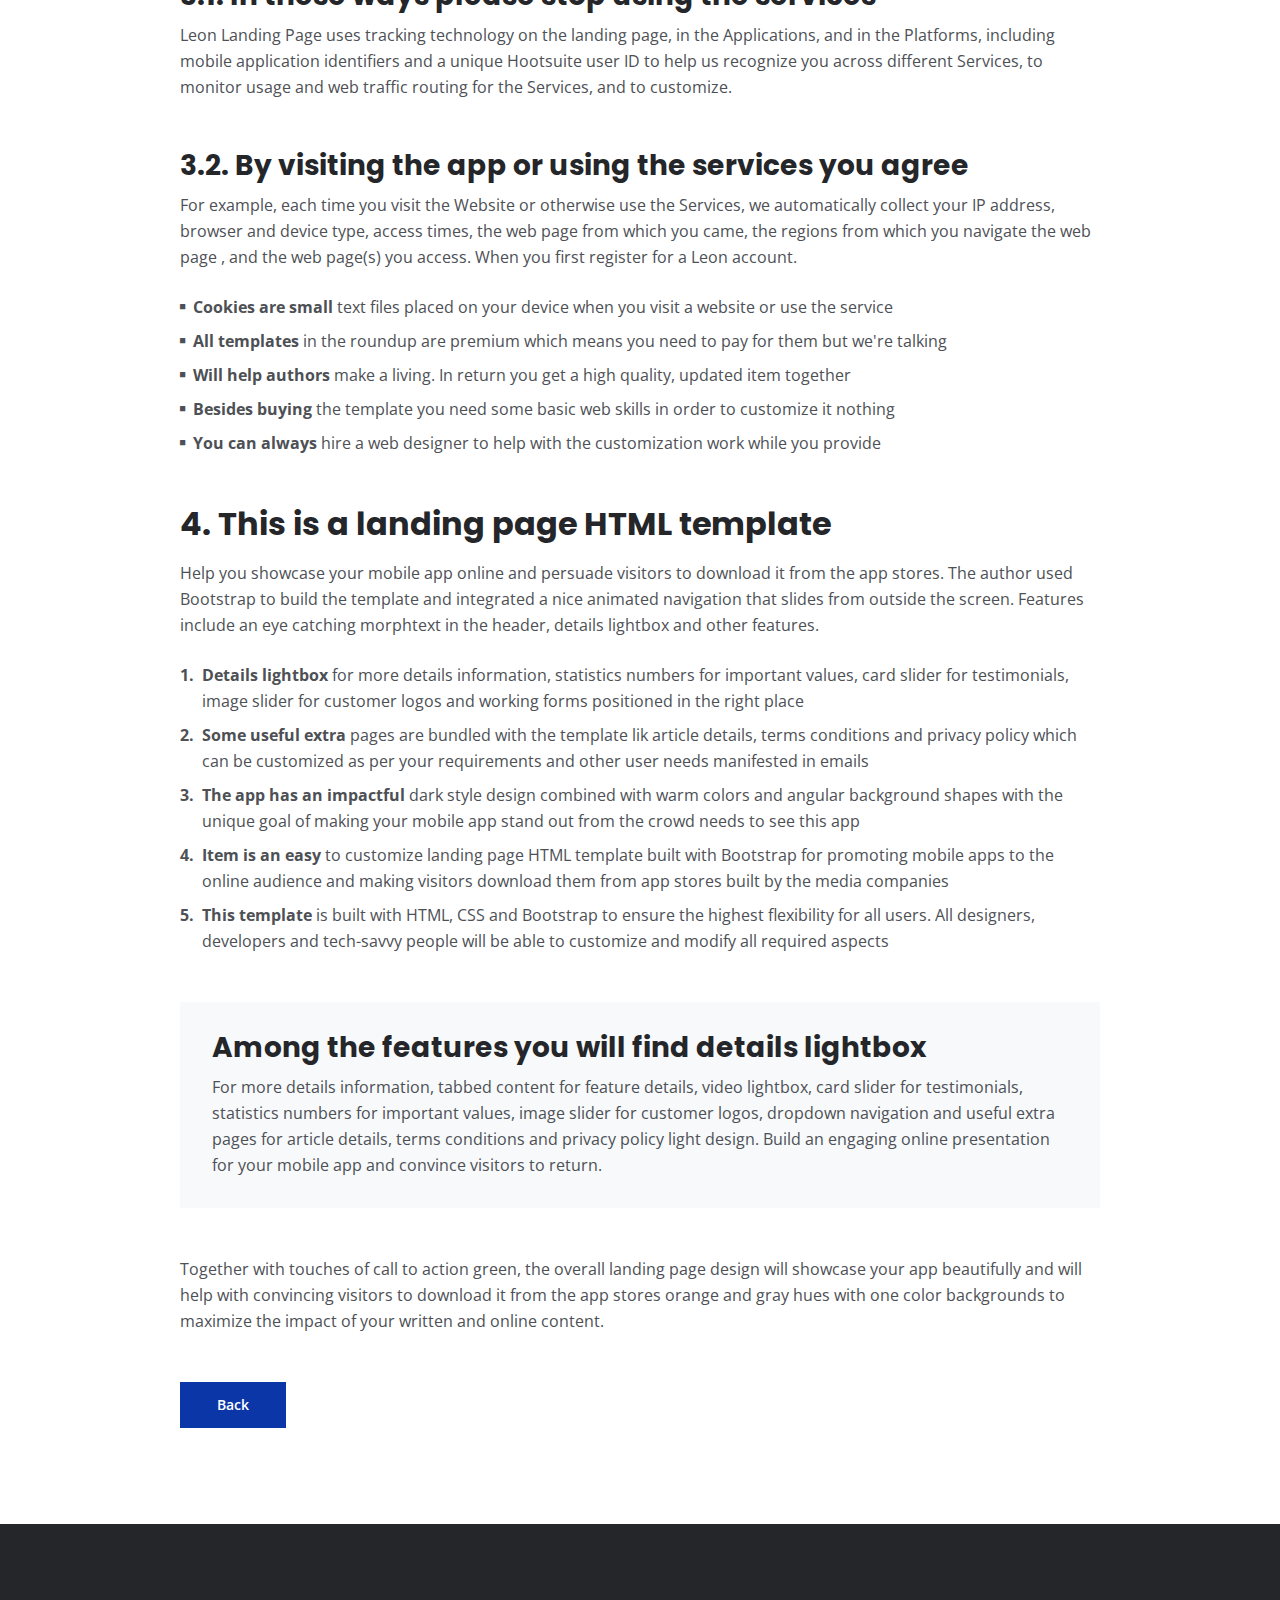
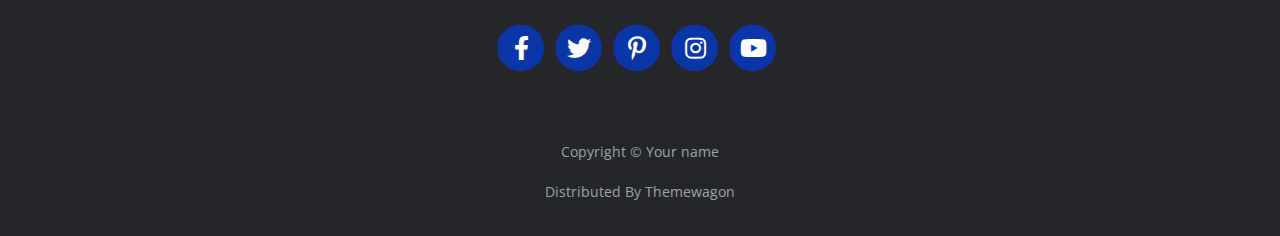
<file: terms.html>
<!DOCTYPE html>
<html lang="en">
<head>
    <meta charset="utf-8">
    <meta name="viewport" content="width=device-width, initial-scale=1, shrink-to-fit=no">
    
    <!-- SEO Meta Tags -->
    <meta name="description" content="Your description">
    <meta name="author" content="Your name">

    <!-- OG Meta Tags to improve the way the post looks when you share the page on Facebook, Twitter, LinkedIn -->
	<meta property="og:site_name" content="" /> <!-- website name -->
	<meta property="og:site" content="" /> <!-- website link -->
	<meta property="og:title" content=""/> <!-- title shown in the actual shared post -->
	<meta property="og:description" content="" /> <!-- description shown in the actual shared post -->
	<meta property="og:image" content="" /> <!-- image link, make sure it's jpg -->
	<meta property="og:url" content="" /> <!-- where do you want your post to link to -->
	<meta name="twitter:card" content="summary_large_image"> <!-- to have large image post format in Twitter -->

    <!-- Webpage Title -->
    <title>Terms & Conditions - Mark</title>
    
    <!-- Styles -->
    <link rel="preconnect" href="https://fonts.gstatic.com">
    <link href="https://fonts.googleapis.com/css2?family=Open+Sans:ital,wght@0,400;0,600;0,700;1,400&family=Poppins:wght@600&display=swap" rel="stylesheet">
    <link href="css/bootstrap.css" rel="stylesheet">
    <link href="css/fontawesome-all.css" rel="stylesheet">
	<link href="css/styles.css" rel="stylesheet">
	
	<!-- Favicon  -->
    <link rel="icon" href="images/favicon.png">
</head>
<body data-spy="scroll" data-target=".fixed-top">
    
    <!-- Navigation -->
    <nav class="navbar navbar-expand-lg fixed-top navbar-dark">
        <div class="container">
            
            <!-- Image Logo -->
            <a class="navbar-brand logo-image" href="index.html"><img src="images/logo.svg" alt="alternative"></a>  

            <!-- Text Logo - Use this if you don't have a graphic logo -->
            <!-- <a class="navbar-brand logo-text page-scroll" href="index.html">Mark</a> -->

            <button class="navbar-toggler p-0 border-0" type="button" data-toggle="offcanvas">
                <span class="navbar-toggler-icon"></span>
            </button>

            <div class="navbar-collapse offcanvas-collapse" id="navbarsExampleDefault">
                <ul class="navbar-nav ml-auto">
                    <li class="nav-item">
                        <a class="nav-link page-scroll" href="index.html#header">Home <span class="sr-only">(current)</span></a>
                    </li>
                    <li class="nav-item">
                        <a class="nav-link page-scroll" href="index.html#about">About me</a>
                    </li>
                    <li class="nav-item">
                        <a class="nav-link page-scroll" href="index.html#services">Education</a>
                    </li>
                    <li class="nav-item dropdown">
                        <a class="nav-link dropdown-toggle" href="#" id="dropdown01" data-bs-toggle="dropdown" aria-haspopup="true" aria-expanded="false">Research</a>
                        <div class="dropdown-menu" aria-labelledby="dropdown01">
                        <a class="dropdown-item page-scroll" href="project.html">Publication</a>
                        <div class="dropdown-divider"></div>
			<a class="dropdown-item page-scroll" href="terms.html">Patent</a>
                        <div class="dropdown-divider"></div>
                        <a class="dropdown-item page-scroll" href="privacy.html">Ongoing project</a>                          
			</div>
                    </li>
                    <li class="nav-item">
                        <a class="nav-link page-scroll" href="index.html#contact">Contact</a>
                    </li>
                </ul>
                <span class="nav-item social-icons">
                    <span class="fa-stack">
                        <a href="#your-link">
                            <i class="fas fa-circle fa-stack-2x"></i>
                            <i class="fab fa-facebook-f fa-stack-1x"></i>
                        </a>
                    </span>
                    <span class="fa-stack">
                        <a href="#your-link">
                            <i class="fas fa-circle fa-stack-2x"></i>
                            <i class="fab fa-twitter fa-stack-1x"></i>
                        </a>
                    </span>
                </span>
            </div> <!-- end of navbar-collapse -->
        </div> <!-- end of container -->
    </nav> <!-- end of navbar -->
    <!-- end of navigation -->


    <!-- Header -->
    <header class="ex-header">
        <div class="container">
            <div class="row">
                <div class="col-xl-10 offset-xl-1">
                    <h1>Terms & Conditions</h1>
                </div> <!-- end of col -->
            </div> <!-- end of row -->
        </div> <!-- end of container -->
    </header> <!-- end of ex-header -->
    <!-- end of header -->


    <!-- Basic -->
    <div class="ex-basic-1 pt-5 pb-5">
        <div class="container">
            <div class="row">
                <div class="col-xl-10 offset-xl-1">
                    <div class="text-box mt-5 mb-5">
                        <p class="p-large">The app also automatically collects and receives certain information from your computer or mobile device, including the activities you perform on our Website, the Platforms, and the Applications, the type of hardware and software you are using (for example, your operating system or browser).</p>
                    </div> <!-- end of text-box -->

                    <h2 class="mb-3">1. Each time you visit the website or services</h2>
                    <p>For example, each time you visit the Website or otherwise use the Services, we automatically collect your IP address, browser and device type, access times, the web page from which you came, the regions from which you navigate the web page , and the web page(s) you access. When you first register for a Leon account.</p>
                    <p class="mb-5">Under no circumstances shall Leon be liable for any direct, indirect, special, incidental or consequential damages, including, but not limited to, loss of data or profit, arising out of the use, or the inability to use, the materials on this site, even if Leon or an authorized representative has been advised of the possibility of such damages.</p>

                    <h2 class="mb-3">2. If your use of materials from this site</h2>
                    <p>If your use of materials from this site results in the need for servicing, repair or correction of equipment or data, you assume any costs thereof should only be provided by the user of the application. Under no circumstances shall Leon be liable for any direct, indirect, special, incidental or consequential damages.</p>
                    <p class="mb-4">All our templates inherit the GNU general public license from HTML. All .PSD & CSS files are packaged separately and are not licensed under the GPL 2.0. Instead, these files inherit Leon Personal Use License. These files are given to all Clients on a personal use basis. You may not offer them or use high quality support.</p>
                    <ul class="list-unstyled li-space-lg mb-4">
                        <li class="media">
                            <i class="fas fa-square"></i>
                            <div class="media-body"><strong>Modified or unmodified</strong> for redistribution or resale of any kind. You can’t use one of our themes on a HTML domain. More on HTML Vs CSS, you can read here where all the users gather to download</div>
                        </li>
                        <li class="media">
                            <i class="fas fa-square"></i>
                            <div class="media-body"><strong>You can use our templates</strong>  do develop sites for your clients and also for a limited amount our templates inherit the GNU general public license from HTML but no more than one project per click view</div>
                        </li>
                        <li class="media">
                            <i class="fas fa-square"></i>
                            <div class="media-body"><strong>For redistribution or resale</strong> of any kind. You can’t use one of our themes on a HTML domain. More on HTML Vs CSS, you can read here. You can use our templates do develop these types of situations</div>
                        </li>
                    </ul>
                    <p class="mb-5">Services help our customers promote their products and services, marketing and advertising; engaging audiences; scheduling and publishing messages; and analyze the results are always measured better with a dedicated analytics tool You can use our templates do develop sites for your clients and also for small fee.</p>

                    <h2 class="mb-3">3. Designer membership and how it applies</h2>
                    <p class="mb-5">By using any of the Services, or submitting or collecting any Personal Information via the Services, you consent to the collection, transfer, storage disclosure, and use of your Personal Information in the manner set out in this Privacy Policy. If you do not consent to the use of your Personal Information.</p>
                    <h3>3.1. In these ways please stop using the services</h3>
                    <p class="mb-5">Leon Landing Page uses tracking technology on the landing page, in the Applications, and in the Platforms, including mobile application identifiers and a unique Hootsuite user ID to help us recognize you across different Services, to monitor usage and web traffic routing for the Services, and to customize.</p>
                    <h3>3.2. By visiting the app or using the services you agree</h3>
                    <p class="mb-4">For example, each time you visit the Website or otherwise use the Services, we automatically collect your IP address, browser and device type, access times, the web page from which you came, the regions from which you navigate the web page , and the web page(s) you access. When you first register for a Leon account.</p>
                    <ul class="list-unstyled li-space-lg mb-5">
                        <li class="media">
                            <i class="fas fa-square"></i>
                            <div class="media-body"><strong>Cookies are small</strong> text files placed on your device when you visit a website or use the service</div>
                        </li>
                        <li class="media">
                            <i class="fas fa-square"></i>
                            <div class="media-body"><strong>All templates</strong> in the roundup are premium which means you need to pay for them but we're talking</div>
                        </li>
                        <li class="media">
                            <i class="fas fa-square"></i>
                            <div class="media-body"><strong>Will help authors </strong> make a living. In return you get a high quality, updated item together</div>
                        </li>
                        <li class="media">
                            <i class="fas fa-square"></i>
                            <div class="media-body"><strong>Besides buying</strong> the template you need some basic web skills in order to customize it nothing</div>
                        </li>
                        <li class="media">
                            <i class="fas fa-square"></i>
                            <div class="media-body"><strong>You can always</strong> hire a web designer to help with the customization work while you provide</div>
                        </li>
                    </ul>
                    
                    <h2 class="mb-3">4. This is a landing page HTML template</h2>
                    <p class="mb-4">Help you showcase your mobile app online and persuade visitors to download it from the app stores. The author used Bootstrap to build the template and integrated a nice animated navigation that slides from outside the screen. Features include an eye catching morphtext in the header, details lightbox and other features.</p>
                    <ul class="list-unstyled li-space-lg mb-5">
                        <li class="media">
                            <strong>1.</strong>
                            <div class="media-body"><strong>Details lightbox</strong> for more details information, statistics numbers for important values, card slider for testimonials, image slider for customer logos and working forms positioned in the right place</div>
                        </li>
                        <li class="media">
                            <strong>2.</strong>
                            <div class="media-body"><strong>Some useful extra</strong> pages are bundled with the template lik article details, terms conditions and privacy policy which can be customized as per your requirements and other user needs manifested in emails</div>
                        </li>
                        <li class="media">
                            <strong>3.</strong>
                            <div class="media-body"><strong>The app has an impactful</strong> dark style design combined with warm colors and angular background shapes with the unique goal of making your mobile app stand out from the crowd needs to see this app</div>
                        </li>
                        <li class="media">
                            <strong>4.</strong>
                            <div class="media-body"><strong>Item is an easy</strong> to customize landing page HTML template built with Bootstrap for promoting mobile apps to the online audience and making visitors download them from app stores built by the media companies</div>
                        </li>
                        <li class="media">
                            <strong>5.</strong>
                            <div class="media-body"><strong>This template</strong> is built with HTML, CSS and Bootstrap to ensure the highest flexibility for all users. All designers, developers and tech-savvy people will be able to customize and modify all required aspects</div>
                        </li>
                    </ul>
                    
                    <div class="text-box mb-5">
                        <h3>Among the features you will find details lightbox</h3>
                        <p>For more details information, tabbed content for feature details, video lightbox, card slider for testimonials, statistics numbers for important values, image slider for customer logos, dropdown navigation and useful extra pages for article details, terms conditions and privacy policy light design. Build an engaging online presentation for your mobile app and convince visitors to return.</p>
                    </div> <!-- end of text-box -->
                    <p class="mb-5">Together with touches of call to action green, the overall landing page design will showcase your app beautifully and will help with convincing visitors to download it from the app stores orange and gray hues with one color backgrounds to maximize the impact of your written and online content.</p>
                    
                    <a class="btn-solid-reg mb-5" href="index.html">Back</a>
                </div> <!-- end of col -->
            </div> <!-- end of row -->
        </div> <!-- end of container -->
    </div> <!-- end of ex-basic-1 -->
    <!-- end of basic -->


    <!-- Footer -->
    <div class="footer bg-gray">
        <div class="container">
            <div class="row">
                <div class="col-lg-12">
                    <div class="social-container">
                        <span class="fa-stack">
                            <a href="#your-link">
                                <i class="fas fa-circle fa-stack-2x"></i>
                                <i class="fab fa-facebook-f fa-stack-1x"></i>
                            </a>
                        </span>
                        <span class="fa-stack">
                            <a href="#your-link">
                                <i class="fas fa-circle fa-stack-2x"></i>
                                <i class="fab fa-twitter fa-stack-1x"></i>
                            </a>
                        </span>
                        <span class="fa-stack">
                            <a href="#your-link">
                                <i class="fas fa-circle fa-stack-2x"></i>
                                <i class="fab fa-pinterest-p fa-stack-1x"></i>
                            </a>
                        </span>
                        <span class="fa-stack">
                            <a href="#your-link">
                                <i class="fas fa-circle fa-stack-2x"></i>
                                <i class="fab fa-instagram fa-stack-1x"></i>
                            </a>
                        </span>
                        <span class="fa-stack">
                            <a href="#your-link">
                                <i class="fas fa-circle fa-stack-2x"></i>
                                <i class="fab fa-youtube fa-stack-1x"></i>
                            </a>
                        </span>
                    </div> <!-- end of social-container -->
                </div> <!-- end of col -->
            </div> <!-- end of row -->
        </div> <!-- end of container -->
    </div> <!-- end of footer -->  
    <!-- end of footer -->


    <!-- Copyright -->
    <div class="copyright bg-gray">
        <div class="container">
            <div class="row">
                <div class="col-lg-12">
                    <p class="p-small">Copyright © <a class="no-line" href="#your-link">Your name</a></p>
                </div> <!-- end of col -->
            </div> <!-- enf of row -->
        </div> <!-- end of container -->

        <div class="container">
            <div class="row">
                <div class="col-lg-12">
                    <p class="p-small">Distributed By <a class="no-line" href="https://themewagon.com/">Themewagon</a></p>
                </div> <!-- end of col -->
            </div> <!-- enf of row -->
        </div> <!-- end of container -->
    </div> <!-- end of copyright --> 
    <!-- end of copyright -->
    
    	
    <!-- Scripts -->
    <script src="js/jquery.min.js"></script> <!-- jQuery for Bootstrap's JavaScript plugins -->
    <script src="js/bootstrap.min.js"></script> <!-- Bootstrap framework -->
    <script src="js/jquery.easing.min.js"></script> <!-- jQuery Easing for smooth scrolling between anchors -->
    <script src="js/scripts.js"></script> <!-- Custom scripts -->
    <script src="https://cdn.jsdelivr.net/npm/bootstrap@5.3.0/dist/js/bootstrap.bundle.min.js"></script>
    <script>
      var myTab = new bootstrap.Tab(document.querySelector('#contact-tab'));
      myTab.show();
    </script>
    <script src="https://cdn.jsdelivr.net/npm/bootstrap@5.3.0/dist/js/bootstrap.bundle.min.js"></script>
</body>
</html>
</file>
<file: css/styles.css>
/* Description: Master CSS file */

/*****************************************
Table Of Contents:
- General Styles
- Navigation
- Header
- About
- Services
- Details
- Projects
- Works
- Testimonials
- Questions
- Contact
- Footer 
- Copyright
- Back To Top Button
- Extra Pages
- Media Queries
******************************************/

/*****************************************
Colors:
- Backgrounds, navbar - black #24262a
- Backgrounds - light gray #f7f9fb
- Buttons, icons - blue #0b36a8
- Headings text - black #24262a
- Body text - dark gray #4d5055
******************************************/


/**************************/
/*     General Styles     */
/**************************/
body,
html {
    width: 100%;
	height: 100%;
}

body, p {
	color: #4d5055; 
	font: 400 1rem/1.625rem "Open Sans", sans-serif;
}

h1 {
	color: #24262a;
	font-weight: 700;
	font-size: 2.5rem;
	line-height: 3.25rem;
	font-family: "Poppins"
}

h2 {
	color: #24262a;
	font-weight: 700;
	font-size: 2rem;
	line-height: 2.5rem;
	font-family: "Poppins"
}

h3 {
	color: #24262a;
	font-weight: 700;
	font-size: 1.75rem;
	line-height: 2.25rem;
	font-family: "Poppins"
}

h4 {
	color: #24262a;
	font-weight: 700;
	font-size: 1.5rem;
	line-height: 2rem;
	font-family: "Poppins"
}

h5 {
	color: #24262a;
	font-weight: 700;
	font-size: 1.25rem;
	line-height: 1.625rem;
	font-family: "Poppins"
}

h6 {
	color: #24262a;
	font-weight: 700;
	font-size: 1rem;
	line-height: 1.375rem;
	font-family: "Poppins"
}

.p-large {
	font-size: 1.125rem;
	line-height: 1.75rem;
}

.p-small {
	font-size: 0.875rem;
	line-height: 1.5rem;
}

.testimonial-text {
	font-style: italic;
}

.testimonial-author {
	font-weight: 700;
	font-size: 1rem;
	line-height: 1.5rem;
}

.li-space-lg li {
	margin-bottom: 0.5rem;
}

a {
	color: #4d5055;
	text-decoration: underline;
}

a:hover {
	color: #4d5055;
	text-decoration: underline;
}

.no-line {
	text-decoration: none;
}

.no-line:hover {
	text-decoration: none;
}

.blue {
	color: #2259ec;
}

.bg-gray {
	background-color: #f7f9fb;
}

.section-divider {
	display: block;
	height: 1px;
	margin: 0;
	border: none;
	background-color: #d3dae2;
}

.btn-solid-reg {
	display: inline-block;
	padding: 1.375rem 2.25rem 1.375rem 2.25rem;
	border: 1px solid #0b36a8;
	background-color: #0b36a8;
	color: #ffffff;
	font-weight: 600;
	font-size: 0.875rem;
	line-height: 0;
	text-decoration: none;
	transition: all 0.2s;
}

.btn-solid-reg:hover {
	background-color: transparent;
	color: #0b36a8; /* needs to stay here because of the color property of a tag */
	text-decoration: none;
}

.btn-solid-lg {
	display: inline-block;
	padding: 1.625rem 2.625rem 1.625rem 2.625rem;
	border: 1px solid #0b36a8;
	background-color: #0b36a8;
	color: #ffffff;
	font-weight: 600;
	font-size: 0.875rem;
	line-height: 0;
	text-decoration: none;
	transition: all 0.2s;
}

.btn-solid-lg:hover {
	background-color: transparent;
	color: #0b36a8; /* needs to stay here because of the color property of a tag */
	text-decoration: none;
}

.btn-outline-reg {
	display: inline-block;
	padding: 1.375rem 2.25rem 1.375rem 2.25rem;
	border: 1px solid #24262a;
	background-color: transparent;
	color: #24262a;
	font-weight: 600;
	font-size: 0.875rem;
	line-height: 0;
	text-decoration: none;
	transition: all 0.2s;
}

.btn-outline-reg:hover {
	background-color: #24262a;
	color: #ffffff;
	text-decoration: none;
}

.btn-outline-lg {
	display: inline-block;
	padding: 1.625rem 2.625rem 1.625rem 2.625rem;
	border: 1px solid #24262a;
	background-color: transparent;
	color: #24262a;
	font-weight: 600;
	font-size: 0.875rem;
	line-height: 0;
	text-decoration: none;
	transition: all 0.2s;
}

.btn-outline-lg:hover {
	background-color: #24262a;
	color: #ffffff;
	text-decoration: none;
}

.btn-outline-sm {
	display: inline-block;
	padding: 1rem 1.5rem 1rem 1.5rem;
	border: 1px solid #24262a;
	background-color: transparent;
	color: #24262a;
	font-weight: 600;
	font-size: 0.875rem;
	line-height: 0;
	text-decoration: none;
	transition: all 0.2s;
}

.btn-outline-sm:hover {
	background-color: #24262a;
	color: #ffffff;
	text-decoration: none;
}

.form-group {
	position: relative;
	margin-bottom: 1.25rem;
}

.label-control {
	position: absolute;
	top: 0.875rem;
	left: 1.5rem;
	color: #7d838a;
	opacity: 1;
	font-size: 0.875rem;
	line-height: 1.375rem;
	cursor: text;
	transition: all 0.2s ease;
}

.form-control-input:focus + .label-control,
.form-control-input.notEmpty + .label-control,
.form-control-textarea:focus + .label-control,
.form-control-textarea.notEmpty + .label-control {
	top: 0.125rem;
	color: #4d5055;
	opacity: 1;
	font-size: 0.75rem;
	font-weight: 700;
}

.form-control-input,
.form-control-select {
	display: block; /* needed for proper display of the label in Firefox, IE, Edge */
	width: 100%;
	padding-top: 1.125rem;
	padding-bottom: 0.125rem;
	padding-left: 1.5rem;
	border: 1px solid #cbcbd1;
	background-color: #ffffff;
	color: #4d5055;
	font-size: 0.875rem;
	line-height: 1.875rem;
	transition: all 0.2s;
	-webkit-appearance: none; /* removes inner shadow on form inputs on ios safari */
}

.form-control-select {
	padding-top: 0.5rem;
	padding-bottom: 0.5rem;
	height: 3.25rem;
	color: #7d838a;
}

select {
    /* you should keep these first rules in place to maintain cross-browser behavior */
    -webkit-appearance: none;
	-moz-appearance: none;
	-ms-appearance: none;
    -o-appearance: none;
    appearance: none;
    background-image: url('../images/down-arrow.png');
    background-position: 96% 50%;
    background-repeat: no-repeat;
    outline: none;
}

.form-control-textarea {
	display: block; /* used to eliminate a bottom gap difference between Chrome and IE/FF */
	width: 100%;
	height: 14rem; /* used instead of html rows to normalize height between Chrome and IE/FF */
	padding-top: 1.5rem;
	padding-left: 1.3125rem;
	border: 1px solid #cbcbd1;
	background-color: #ffffff;
	color: #4d5055;
	font-size: 0.875rem;
	line-height: 1.5rem;
	transition: all 0.2s;
}

.form-control-input:focus,
.form-control-select:focus,
.form-control-textarea:focus {
	border: 1px solid #a1a1a1;
	outline: none; /* Removes blue border on focus */
}

.form-control-input:hover,
.form-control-select:hover,
.form-control-textarea:hover {
	border: 1px solid #a1a1a1;
}

.checkbox {
	font-size: 0.75rem;
	line-height: 1.25rem;
}

input[type='checkbox'] {
	vertical-align: -10%;
	margin-right: 0.5rem;
}

.form-control-submit-button {
	display: inline-block;
	width: 100%;
	height: 3.25rem;
	border: 1px solid #0b36a8;
	border-radius: 32px;
	background-color: #0b36a8;
	color: #ffffff;
	font-weight: 600;
	font-size: 0.875rem;
	line-height: 0;
	cursor: pointer;
	transition: all 0.2s;
}

.form-control-submit-button:hover {
	border: 1px solid #24262a;
	background-color: transparent;
	color: #24262a;
}


/**********************/
/*     Navigation     */
/**********************/
.navbar {
	background-color: #24262a;
	font-weight: 600;
	font-size: 0.875rem;
	line-height: 0.875rem;
	box-shadow: 0 1px 6px 0 rgba(0, 0, 0, 0.025);
}

.navbar .navbar-brand {
	padding-top: 0.125rem;
	padding-bottom: 0.125rem;
}

.navbar .logo-image img {
    width: 100px;
	height: 100px;
}

.navbar .logo-text {
	color: #ffffff;
	font-weight: 700;
	font-size: 1.875rem;
	line-height: 1rem;
	text-decoration: none;
}

.offcanvas-collapse {
	position: fixed;
	top: 3.25rem; /* adjusts the height between the top of the page and the offcanvas menu */
	bottom: 0;
	left: 100%;
	width: 100%;
	padding-right: 1rem;
	padding-left: 1rem;
	overflow-y: auto;
	visibility: hidden;
	background-color: #24262a;
	transition: visibility .3s ease-in-out, -webkit-transform .3s ease-in-out;
	transition: transform .3s ease-in-out, visibility .3s ease-in-out;
	transition: transform .3s ease-in-out, visibility .3s ease-in-out, -webkit-transform .3s ease-in-out;
}

.offcanvas-collapse.open {
	visibility: visible;
	-webkit-transform: translateX(-100%);
	transform: translateX(-100%);
}

.navbar .navbar-nav {
	margin-top: 0.75rem;
	margin-bottom: 0.5rem;
}

.navbar .nav-item .nav-link {
	padding-top: 0.625rem;
	padding-bottom: 0.625rem;
	color: #ffffff;
	text-decoration: none;
	transition: all 0.2s ease;
}

.navbar .nav-item.dropdown.show .nav-link,
.navbar .nav-item .nav-link:hover,
.navbar .nav-item .nav-link.active {
	color: #9c9ead;
}

/* Dropdown Menu */
.navbar .dropdown .dropdown-menu {
	animation: fadeDropdown 0.2s; /* required for the fade animation */
}

@keyframes fadeDropdown {
    0% {
        opacity: 0;
    }

    100% {
        opacity: 1;
	}
}

.navbar .dropdown-menu {
	margin-top: 0.5rem;
	margin-bottom: 0.5rem;
	border: none;
	background-color: #24262a;
}

.navbar .dropdown-item {
	padding-top: 0.5rem;
	padding-bottom: 0.5rem;
	color: #ffffff;
	font-weight: 600;
	font-size: 0.875rem;
	line-height: 0.875rem;
	text-decoration: none;
}

.navbar .dropdown-item:hover {
	background-color: #24262a;
	color: #9c9ead;
}

.navbar .dropdown-divider {
	width: 100%;
	height: 1px;
	margin: 0.5rem auto 0.5rem auto;
	border: none;
	background-color: #505050;
}
/* end of dropdown menu */

.navbar .fa-stack {
	width: 2em;
	margin-right: 0.25rem;
	font-size: 0.75rem;
}

.navbar .fa-stack-2x {
	color: #0b36a8;
	transition: all 0.2s ease;
}

.navbar .fa-stack-1x {
	color: #ffffff;
	transition: all 0.2s ease;
}

.navbar .fa-stack:hover .fa-stack-2x {
	color: #ffffff;
}

.navbar .fa-stack:hover .fa-stack-1x {
	color: #0b36a8;
}

.navbar .navbar-toggler {
	padding: 0;
	border: none;
	font-size: 1.25rem;
}


/******************/
/*     Header     */
/******************/
.header {
	padding-top: 7rem;
	padding-bottom: 5.5rem;
	background: linear-gradient(rgba(0, 0, 0, 0.1), rgba(0, 0, 0, 0.1)), url('../images/sathish\ sir.jpg') center center no-repeat;
	background-size: cover;
	text-align: center;
}

.header .h1-large {
	margin-bottom:5.75rem;
	color: #ffffff;
}

.header .btn-solid-lg:hover {
	border: 1px solid #ffffff;
	color: #ffffff;
}

.header .btn-outline-lg {
	padding: 1.625rem 1.625rem 1.625rem 1.625rem;
	border: none;
	color: #ffffff;
}

.header .btn-outline-lg:hover {
	background: transparent;
	color: #9c9ead;
	text-decoration: none;
}

.header .btn-outline-lg .fas {
	margin-right: 0.375rem;
}


/*****************/
/*     About     */
/*****************/
.basic-1 {
	padding-top: 7.75rem;
	padding-bottom: 5.25rem;
}

.basic-1 .text-container {
	margin-bottom: 3rem;
}

.basic-1 .time {
	margin-bottom: 0.5rem;
	color: #0b36a8;
	font-weight: 600;
	font-size: 0.875rem;
	line-height: 1.5rem;
	font-family: "Poppins";
}

.basic-1 h6 {
	margin-bottom: 0.125rem;
}


/********************/
/*     Services     */
/********************/
.basic-2 {
	padding-top: 7.75rem;
	padding-bottom: 5.25rem;
}

.basic-2 .h2-heading {
	margin-bottom: 0.75rem;
	text-align: center;
}

.basic-2 .p-heading {
	margin-bottom: 4rem;
	text-align: center;
}

.basic-2 .text-box {
	margin-bottom: 3rem;
	padding: 3.5rem 1rem 2.125rem 1rem;
	border: 1px solid #cfd7de;
}

.basic-2 .fas,
.basic-2 .far {
	margin-bottom: 1.75rem;
	color: #0b36a8;
	font-size: 3.5rem;
}

.basic-2 h4 {
	letter-spacing: 1px;
}


/*******************/
/*     Details     */
/*******************/
.split .area-1 {
	height: 430px;
	background: linear-gradient(to bottom right, rgba(25, 26, 29, 0.5), rgba(25, 26, 29, 0.5)), url('../images/123.jpg') center center no-repeat;
	background-size: cover;
	border-radius: 50px;
}

.split .area-2 {
	padding-top: 7.75rem;
	padding-bottom: 7.75rem;
}

.split p {
	margin-bottom: 2.25rem;
}

.split .icons-container {
	margin-top: 3rem;
}

.split .icons-container img {
	width: 50px;
	margin-right: 0.625rem;
	margin-bottom: 0.75rem;
	
}


/********************/
/*     Projects     */
/********************/
.basic-3 {
	padding-top: 7.75rem;
	padding-bottom: 1rem;
}

.basic-3 .h2-heading {
	margin-bottom: 0.75rem;
	text-align: center;
}

.basic-3 .p-heading {
	margin-bottom: 4rem;
	text-align: center;
}

.basic-3 .text-container {
	margin-bottom: 4rem;
}

.basic-3 .image-container {
	margin-bottom: 1rem;
}

/* Hover Animation */
.basic-3 .image-container {
	overflow: hidden;
	margin-right: auto;
	margin-left: auto;
}

.basic-3 .image-container img {
	margin: 0;
	transition: all 0.2s;
}

.basic-3 .image-container:hover img {
	-moz-transform: scale(1.1);
	-webkit-transform: scale(1.1);
	transform: scale(1.1);
} 
/* end of hover animation */


/*****************/
/*     Works     */
/*****************/
.basic-4 {
	padding-bottom: 1rem;
}

.basic-4 .text-container {
	margin-bottom: 4rem;
}

.basic-4 .image-container {
	margin-bottom: 1rem;
}

/* Hover Animation */
.basic-4 .image-container {
	overflow: hidden;
	margin-right: auto;
	margin-left: auto;
}

.basic-4 .image-container img {
	margin: 0;
	transition: all 0.2s;
}

.basic-4 .image-container:hover img {
	-moz-transform: scale(1.15);
	-webkit-transform: scale(1.15);
	transform: scale(1.15);
} 
/* end of hover animation */


/************************/
/*     Testimonials     */
/************************/
.cards-1 {
	padding-top: 3rem;
	padding-bottom: 3.875rem;
}

.cards-1 .h2-heading {
	margin-bottom: 3rem;
	text-align: center;
}

.cards-1 .card {
	margin-bottom: 4rem;
	border: none;
}

.cards-1 .card-body {
	padding: 0;
	text-align: center;
}

.cards-1 .testimonial-text {
	margin-bottom: 1.625rem;
}

.cards-1 img {
	display: inline-block;
	width: 60px;
	margin-bottom: 0.875rem;
	border-radius: 50%;
}

.cards-1 .text {
	margin-top: 0.375rem;
}

.cards-1 .testimonial-author {
	color: #24262a;
}

.cards-1 .testimonial-author,
.cards-1 .occupation {
	font-size: 0.875rem;
	line-height: 1.375rem;
}


/*********************/
/*     Questions     */
/*********************/
.accordion-1 {
	padding-top: 7.75rem;
	padding-bottom: 6.75rem;
}

.accordion-1 .h2-heading {
	margin-bottom: 2.5rem;
	text-align: center;
}

.accordion-1 .card {
	margin-bottom: 1.75rem;
	border: none;
}

.accordion-1 .card-header {
	padding: 0;
	border: none;
	background-color: transparent;
}

.accordion-1 .card button {
	padding: 0;
	color: #24262a;
	font-weight: 600;
	font-size: 1.125rem;
	line-height: 1.75rem;
	font-family: 'Poppins';
}

.accordion-1 .card button:hover {
	text-decoration: none;
}

.accordion-1 .card button:before {
	float: left;
	margin-right: 0.625rem;
	font-family: 'Font Awesome 5 Free';
	font-weight: 900;
	content: "\f078";
	transition: all 0.2s;
}

.accordion-1 .card button.collapsed:before {
	-webkit-transform: rotate(180deg);
	-moz-transform: rotate(180deg);
	transform: rotate(180deg);
} 

.accordion-1 .card-body {
	padding: 0.75rem 1.5rem 0.5rem 1.5rem;
}


/*******************/
/*     Contact     */
/*******************/
.form-1 {
	padding-top: 7.75rem;
	padding-bottom: 7rem;
	text-align: center;
}

.form-1 .h2-heading {
	margin-bottom: 0.75rem;
	text-align: center;
}

.form-1 .p-heading {
	margin-bottom: 4rem;
}


/******************/
/*     Footer     */
/******************/
.footer {
	padding-top: 6.25rem;
	padding-bottom: 2rem;
	background-color: #24262a;
	text-align: center;
}

.footer a {
	text-decoration: none;
}

.footer .fa-stack {
	width: 2em;
	margin-bottom: 1.25rem;
	margin-right: 0.375rem;
	font-size: 1.5rem;
}

.footer .fa-stack .fa-stack-1x {
    color: #ffffff;
	transition: all 0.2s ease;
}

.footer .fa-stack .fa-stack-2x {
	color: #0b36a8;
	transition: all 0.2s ease;
}

.footer .fa-stack:hover .fa-stack-1x {
	color: #0b36a8;
}

.footer .fa-stack:hover .fa-stack-2x {
    color: #ffffff;
}


/*********************/
/*     Copyright     */
/*********************/
.copyright {
	padding-top: 1rem;
	padding-bottom: 1rem;
	background-color: #24262a;
	text-align: center;
}

.copyright .p-small {
	color: #9da6ac;
	text-align: center;
}

.copyright a {
	color: #9da6ac;
}


/******************************/
/*     Back To Top Button     */
/******************************/
a.back-to-top {
	position: fixed;
	z-index: 999;
	right: 12px;
	bottom: 12px;
	display: none;
	width: 42px;
	height: 42px;
	border-radius: 30px;
	background: #3a424d url("../images/up-arrow.png") no-repeat center 47%;
	background-size: 18px 18px;
	text-indent: -9999px;
}

a:hover.back-to-top {
	background-color: #0b36a8;
}


/***********************/
/*     Extra Pages     */
/***********************/
.ex-header {
	padding-top: 8.5rem;
	padding-bottom: 4rem;
	background-color: #24262a;
}

.ex-header h1 {
	color: #ffffff;
}

.ex-basic-1 .list-unstyled .fas {
	font-size: 0.375rem;
	line-height: 1.625rem;
}

.ex-basic-1 .list-unstyled .media-body {
	margin-left: 0.5rem;
}

.ex-basic-1 .text-box {
	padding: 1.25rem 1.25rem 0.5rem 1.25rem;
	background-color: #f7f9fb;
}

.ex-cards-1 .card {
	border: none;
	background-color: transparent;
}

.ex-cards-1 .card .fa-stack {
	width: 2em;
	font-size: 1.125rem;
}

.ex-cards-1 .card .fa-stack-2x {
	color: #0b36a8;
}

.ex-cards-1 .card .fa-stack-1x {
	color: #ffffff;
	font-weight: 700;
	line-height: 2.125rem;
}

.ex-cards-1 .card .list-unstyled .media-body {
	margin-left: 0.75rem;
}

.ex-cards-1 .card .list-unstyled .media-body h5 {
	margin-top: 0.125rem;
	margin-bottom: 0.375rem;
}


/*************************/
/*     Media Queries     */
/*************************/	
/* Min-width 768px */
@media (min-width: 768px) {

	/* Header */
	.header {
		padding-top: 11rem;
		padding-bottom: 9rem;
	}
	/* end of header */


	/* Services */
	.basic-2 .text-box {
		padding-right: 2.125rem;
		padding-left: 2.125rem;
	}
	/* end of services */


	/* Extra Pages */
	.ex-basic-1 .text-box {
		padding: 1.75rem 2rem 0.875rem 2rem;
	}
	/* end of extra pages */
}
/* end of min-width 768px */


/* Min-width 992px */
@media (min-width: 992px) {
	
	/* General Styles */
	.h2-heading {
		width: 35.25rem;
		margin-right: auto;
		margin-left: auto;
	}

	.p-heading {
		width: 46rem;
		margin-right: auto;
		margin-left: auto;
	}
	/* end of general styles */


	/* Navigation */
	.navbar {
		padding-top: 1.75rem;
		background-color: transparent;
		box-shadow: none;
		transition: all 0.2s;
	}

	.navbar.top-nav-collapse {
		padding-top: 0.5rem;
		padding-top: 0.5rem;
		background-color: #24262a;
		box-shadow: 0 3px 6px 0 rgba(0, 0, 0, 0.025);
	}

	.offcanvas-collapse {
		position: static;
		top: auto;
		bottom: auto;
		left: auto;
		width: auto;
		padding-right: 0;
		padding-left: 0;
		background-color: transparent;
		overflow-y: visible;
		visibility: visible;
	}

	.offcanvas-collapse.open {
		-webkit-transform: none;
		transform: none;
	}

	.navbar .navbar-nav {
		margin-top: 0;
		margin-bottom: 0;
	}
	
	.navbar .nav-item .nav-link {
		padding-right: 0.625rem;
		padding-left: 0.625rem;
	}

	.navbar .dropdown-menu {
		margin-top: 0.25rem;
		box-shadow: 0 3px 3px 1px rgba(0, 0, 0, 0.08);
	}

	.navbar .dropdown-divider {
		width: 90%;
	}

	.navbar .social-icons {
		margin-left: 0.5rem;
	}
	
	.navbar .fa-stack {
		margin-right: 0;
		margin-left: 0.25rem;
	}
	/* end of navigation */


	/* Header */
	.header {
		padding-top: 15rem;
		padding-bottom: 14rem;
		text-align: left;
	}
	/* end of header */


	/* Details */
	.split {
		height: 760px;
	}
	
	.split .area-1 {
		height: 100%;
		width: 50%;
		display: inline-block;
	}
	
	.split .area-2 {
		height: 100%;
		width: 50%;
		display: inline-block;
		vertical-align: top;
	}

	.split .text-container {
		width: 400px;
		margin-left: 3rem;
	}
	/* end of details */


	/* Testimonials */
	.cards-1 .card {
		display: inline-block;
		width: 290px;
		vertical-align: top;
	}

	.cards-1 .card:nth-of-type(3n+2) {
		margin-right: 1.5rem;
		margin-left: 1.5rem;
	}

	.cards-1 .card-body {
		text-align: left;
	}

	.cards-1 .details {
		display: flex;
		align-items: flex-start;
	}
	
	.cards-1 .details .text {
		flex-direction: column;
	}
	
	.cards-1 .details img {
		margin-right: 1.125rem;
	}
	/* end of testimonials */


	/* Accordion */
	.accordion-1 .accordion {
		width: 730px;
		margin-right: auto;
		margin-left: auto;
	}
	/* end of accordion */


	/* Contact */
	.form-1 form {
		width: 790px;
		margin-right: auto;
		margin-left: auto;
	}
	/* end of contact */


	/* Extra Pages */
	.ex-cards-1 .card {
		display: inline-block;
		width: 296px;
		vertical-align: top;
	}

	.ex-cards-1 .card:nth-of-type(3n+2) {
		margin-right: 1rem;
		margin-left: 1rem;
	}
	/* end of extra pages */
}
/* end of min-width 992px */


/* Min-width 1200px */
@media (min-width: 1200px) {

	/* General Styles */
	.h1-large {
		font-size: 3.75rem;
		line-height: 4.625rem;
	}
	/* end of general styles */


	/* Navigation */
	.navbar .container {
		max-width: 1330px;
	}
	/* end of navigation */


	/* Header */
	.header {
		padding-top: 18.25rem;
		padding-bottom: 17.25rem;
	}
	/* end of header */


	/* About */
	.basic-1 .text-container.first {
		margin-right: 2rem;
	}

	.basic-1 .text-container.second {
		margin-right: 1rem;
		margin-left: 1rem;
	}

	.basic-1 .text-container.third {
		margin-left: 2rem;
	}
	/* end of about */


	/* Details */
	.split {
		height: 700px;
	}

	.split .text-container {
		width: 460px;
		margin-left: 5rem;
	}
	/* end of details */


	/* Testimonials */
	.cards-1 .card {
		width: 338px;
	}
	
	.cards-1 .card:nth-of-type(3n+2) {
		margin-right: 2.625rem;
		margin-left: 2.625rem;
	}
	/* end of testimonials */
	

	/* Extra Pages */
	.ex-cards-1 .card {
		width: 336px;
	}

	.ex-cards-1 .card:nth-of-type(3n+2) {
		margin-right: 2.875rem;
		margin-left: 2.875rem;
	}
	/* end of extra pages */
}
/* end of min-width 1200px */
</file>
